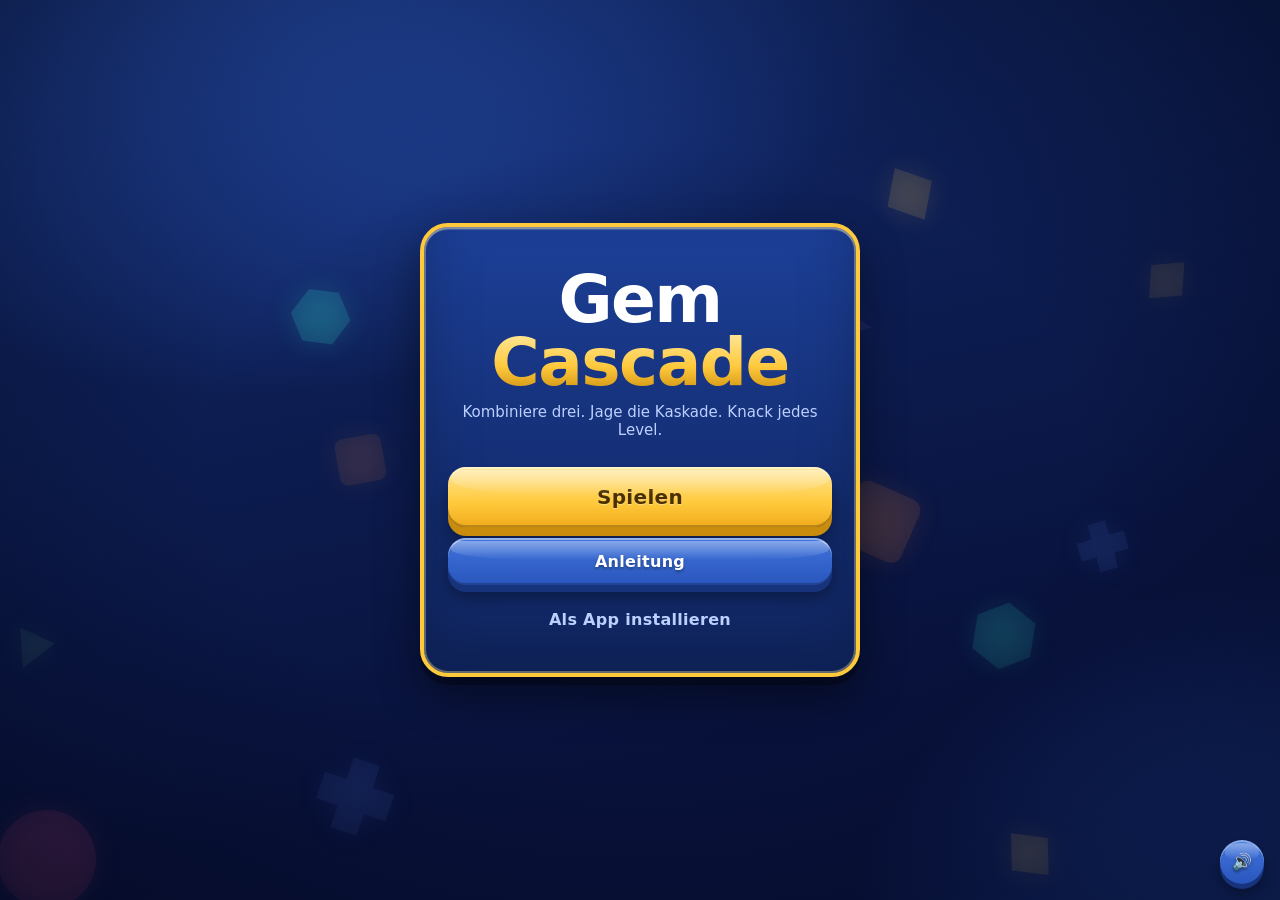
<file: index.html>
<!DOCTYPE html>
<html lang="de">
<head>
<meta charset="utf-8">
<meta name="viewport" content="width=device-width, initial-scale=1, viewport-fit=cover, user-scalable=no">
<meta name="theme-color" content="#12296b">
<title>Gem Cascade — Match 3</title>
<meta name="description" content="Match-3 mit Level-Landkarte, Boostern und einem Schloss zum Einrichten.">
<link rel="icon" href="icons/icon-192.png" type="image/png">
<link rel="apple-touch-icon" href="icons/icon-180.png">
<link rel="manifest" href="manifest.webmanifest">
<meta name="apple-mobile-web-app-capable" content="yes">
<meta name="apple-mobile-web-app-status-bar-style" content="black-translucent">
<meta name="apple-mobile-web-app-title" content="Gem Cascade">
<meta name="mobile-web-app-capable" content="yes">
<link rel="stylesheet" href="css/style.css">
</head>
<body>

<!-- Ladebild. Es steht im HTML statt im Skript, damit es schon sichtbar ist,
     bevor irgendein Skript geladen hat — genau dann, wenn es gebraucht wird.
     main.js blendet es aus, sobald das Spiel bereit ist. -->
<div id="splash" class="splash">
  <div class="splash__ring" aria-hidden="true">
    <i class="splash__gem splash__gem--1"></i>
    <i class="splash__gem splash__gem--2"></i>
    <i class="splash__gem splash__gem--3"></i>
    <i class="splash__gem splash__gem--4"></i>
    <i class="splash__gem splash__gem--5"></i>
    <i class="splash__gem splash__gem--6"></i>
  </div>
  <p class="splash__title">Gem Cascade</p>
  <div class="splash__bar"><span class="splash__fill"></span></div>
</div>

<canvas id="bg-canvas" aria-hidden="true"></canvas>
<!-- Die Kulisse liegt ueber dem Verlauf und unter allem anderen. Sie ist
     nur beim Spielen sichtbar; auf Titel, Karte und Shop bleibt es beim
     ruhigen Verlauf. -->
<canvas id="scene-canvas" aria-hidden="true"></canvas>
<div id="vignette" aria-hidden="true"></div>

<!-- ============================ TITEL ============================ -->
<section class="screen is-active" id="screen-title">
  <div class="panel panel--hero">
    <h1 class="title">
      <span class="title__word">Gem</span>
      <span class="title__word title__word--accent">Cascade</span>
    </h1>
    <p class="tagline">Kombiniere drei. Jage die Kaskade. Knack jedes Level.</p>
    <div class="menu">
      <button class="btn btn--primary btn--big" id="btn-start">Spielen</button>
      <button class="btn" id="btn-help">Anleitung</button>
      <a class="btn btn--quiet" id="btn-install" href="download/">Als App installieren</a>
    </div>
  </div>
  <button class="icon-btn icon-btn--float" id="btn-mute" title="Ton an/aus" aria-label="Ton an/aus">
    <span class="icon-btn__on">&#128266;</span><span class="icon-btn__off">&#128263;</span>
  </button>
</section>

<!-- ============================= KARTE =========================== -->
<section class="screen screen--plain" id="screen-map">
  <header class="topbar">
    <div class="topbar__stat" id="lives-display">
      <span class="hearts" id="hearts"></span>
      <span class="topbar__sub" id="lives-note">Voll</span>
    </div>
    <!-- Die Symbole setzt js/ui.js als gezeichnete Bilder ein. Sie stehen
         nicht als Emoji im HTML, weil die auf jedem Geraet anders aussehen
         und neben den selbstgezeichneten Steinen wie Aufkleber wirken. -->
    <div class="topbar__stat topbar__stat--coins" id="crystal-stat">
      <strong id="crystals">0</strong>
    </div>
    <div class="topbar__stat topbar__stat--gold" id="coin-stat">
      <strong id="coins">0</strong>
    </div>
    <div class="topbar__actions">
      <button class="icon-btn icon-btn--rooms" id="btn-rooms" title="Schloss einrichten" aria-label="Schloss einrichten"></button>
      <button class="icon-btn" id="btn-shop" title="Shop" aria-label="Shop"></button>
      <button class="icon-btn" id="btn-scores" title="Bestenliste" aria-label="Bestenliste"></button>
      <button class="icon-btn" id="btn-map-help" title="Anleitung" aria-label="Anleitung"></button>
    </div>
  </header>

  <div class="map" id="map-scroll">
    <div class="map__inner" id="map-inner">
      <svg class="map__path" id="map-path" aria-hidden="true"></svg>
      <div class="map__nodes" id="map-nodes"></div>
    </div>
  </div>
</section>

<!-- ============================ SPIEL ============================ -->
<section class="screen" id="screen-game">
  <header class="hud">
    <div class="hud__row">
      <div class="moves" id="moves-box">
        <span class="moves__level" id="hud-level">Level 1</span>
        <span class="moves__value outlined" id="hud-moves">25</span>
        <span class="moves__label">Züge</span>
      </div>

      <ul class="goals" id="goal-list"></ul>

      <button class="icon-btn icon-btn--gear" id="btn-pause" title="Pause" aria-label="Pause"></button>
    </div>
  </header>

  <div class="board-wrap">
    <!-- Der Rahmen ist ein eigenes Element und nicht der Rand des Canvas:
         so kann er dicker und verzierter sein, ohne dass sich die Flaeche
         verschiebt, auf der das Spiel die Treffer ausrechnet. -->
    <div class="board-frame" id="board-frame">
      <canvas id="board-canvas" role="application" tabindex="0"
              aria-label="Spielfeld. Mit Pfeiltasten bewegen, Leertaste zum Auswählen und Tauschen."></canvas>
      <span class="board-frame__foot" aria-hidden="true"></span>
    </div>

    <!-- Der Hinweis blendet sich ueber dem unteren Brettrand ein und wieder
         aus. Er liegt bewusst *im* Brettbereich: als eigenes Kind des
         Screens haette er beim Ausrechnen der Brettgroesse Platz belegt,
         auch wenn er unsichtbar ist. -->
    <p class="hint" id="game-hint" role="status" aria-live="polite"></p>
  </div>

  <!-- Die Karten baut js/ui.js aus Player.ITEMS, damit Name, Wirkung und
       Symbol nicht an zwei Stellen gepflegt werden muessen. -->
  <div class="powerbar" id="powerbar" role="group" aria-label="Booster"></div>

  <div class="tutorial" id="tutorial" hidden>
    <p class="tutorial__step" id="tutorial-step"></p>
    <p class="tutorial__text" id="tutorial-text"></p>
    <button class="btn btn--primary tutorial__next" id="tutorial-next" type="button">Weiter</button>
  </div>

</section>

<!-- ======================== LEVEL-START ========================== -->
<section class="screen screen--overlay" id="screen-levelstart">
  <div class="panel panel--card">
    <div class="ribbon"><span id="start-label">Level </span><span id="start-level">1</span></div>

    <p class="card__lead">Schaffe das:</p>
    <ul class="goal-cards" id="start-goals"></ul>

    <p class="card__moves">Du hast <strong id="start-moves">25</strong> Züge</p>
    <p class="card__replay" id="start-replay" hidden>
      Schon geschafft &mdash; du spielst es für die Sterne noch einmal.
    </p>
    <p class="card__replay" id="start-tutorial-note" hidden>
      Kein Zuglimit, kein Leben, kein Risiko &mdash; hier wird alles erklärt.
    </p>

    <div class="menu">
      <button class="btn btn--primary btn--big" id="btn-level-play">Spielen</button>
      <button class="btn btn--quiet" id="btn-level-back">Zurück</button>
    </div>
  </div>
</section>

<!-- =========================== PAUSE ============================= -->
<section class="screen screen--overlay" id="screen-pause">
  <div class="panel panel--card">
    <div class="ribbon">Pause</div>
    <div class="menu">
      <button class="btn btn--primary" id="btn-resume">Weiter</button>
      <button class="btn" id="btn-restart">Neu starten <span class="btn__cost">1<span class="cost-icon" data-icon="heart"></span></span></button>
      <button class="btn btn--quiet" id="btn-quit">Aufgeben <span class="btn__cost">1<span class="cost-icon" data-icon="heart"></span></span></button>
    </div>
  </div>
</section>

<!-- ========================== GEWONNEN =========================== -->
<section class="screen screen--overlay" id="screen-win">
  <div class="panel panel--card panel--celebrate">
    <div class="burst" aria-hidden="true"></div>
    <div class="confetti" id="win-confetti" aria-hidden="true"></div>
    <div class="ribbon ribbon--gold">Geschafft!</div>

    <div class="stars" id="win-stars" aria-label="Sterne"></div>

    <dl class="tally">
      <div class="tally__row"><dt>Punkte</dt><dd id="win-score">0</dd></div>
      <div class="tally__row"><dt>Züge übrig</dt><dd id="win-moves">0</dd></div>
      <!-- Das Symbol steht bei der Beschriftung, nicht beim Wert: der Wert
           wird hochgezaehlt und dabei ueberschrieben, ein Bild darin waere
           beim ersten Tick weg. -->
      <div class="tally__row tally__row--crystals">
        <dt>Kristalle<span class="cost-icon" data-icon="crystal"></span></dt>
        <dd id="win-crystals">+0</dd>
      </div>
      <div class="tally__row tally__row--coins" id="win-coin-row">
        <dt>Münzen fürs Schloss<span class="cost-icon" data-icon="coin"></span></dt>
        <dd id="win-coins">+0</dd>
      </div>
    </dl>

    <button class="btn btn--primary btn--big" id="btn-win-next">Weiter</button>
  </div>
</section>

<!-- ========================== VERLOREN =========================== -->
<section class="screen screen--overlay" id="screen-fail">
  <div class="panel panel--card">
    <div class="ribbon ribbon--red">Keine Züge mehr</div>

    <ul class="goal-cards" id="fail-goals"></ul>

    <div class="continue" id="continue-box">
      <p class="continue__text">Weiterspielen mit <strong id="continue-moves">5</strong> Zügen?</p>
      <button class="btn btn--primary btn--big" id="btn-continue-buy">
        <span id="continue-price">40</span><span class="cost-icon" data-icon="crystal"></span>
      </button>
      <p class="continue__state" id="continue-state"></p>
    </div>

    <div class="menu menu--row">
      <button class="btn" id="btn-fail-retry">Nochmal</button>
      <button class="btn btn--quiet" id="btn-fail-map">Karte</button>
    </div>
    <p class="fail__cost">Aufgeben kostet ein Leben<span class="cost-icon" data-icon="heart"></span></p>
  </div>
</section>

<!-- ============================ ZIMMER =========================== -->
<section class="screen" id="screen-rooms">
  <div class="panel panel--wide panel--rooms">
    <div class="ribbon" id="room-name">Eingangshalle</div>

    <p class="card__lead" id="room-lead"></p>

    <div class="room__stage">
      <canvas class="room__canvas" id="room-canvas"
              role="img" aria-label="Dein Zimmer"></canvas>
      <!-- Steht unter der Zeichenflaeche, nicht darauf: darauf hat sie den
           Boden-Platzhalter zugedeckt. -->
      <div class="room__nav">
        <button class="icon-btn" id="btn-room-prev" title="Vorheriges Zimmer"
                aria-label="Vorheriges Zimmer">&#8249;</button>
        <span class="room__count" id="room-count">1 / 3</span>
        <button class="icon-btn" id="btn-room-next" title="Nächstes Zimmer"
                aria-label="Nächstes Zimmer">&#8250;</button>
      </div>
    </div>

    <div class="room__bar">
      <div class="room__fill" id="room-fill"></div>
      <span class="room__progress" id="room-progress">0 von 4</span>
    </div>

    <div class="room__task" id="room-task">
      <p class="room__question" id="room-question"></p>
      <ul class="room__options" id="room-options"></ul>
    </div>

    <p class="room__done" id="room-done" hidden>
      Dieses Zimmer ist fertig. Sammle weiter Münzen für das nächste!
    </p>

    <p class="room__state" id="room-state"></p>

    <button class="btn" id="btn-rooms-back">Zurück</button>
  </div>
</section>

<!-- ============================= SHOP ============================ -->
<section class="screen" id="screen-shop">
  <div class="panel panel--wide">
    <div class="ribbon">Shop</div>
    <p class="shop__balance">
      Guthaben: <strong id="shop-crystals">0</strong><span class="cost-icon" data-icon="crystal"></span>
      <span class="shop__hint">Kristalle gibt es für jedes geschaffte Level.</span>
    </p>

    <ul class="shop" id="shop-list"></ul>

    <p class="shop__state" id="shop-state"></p>
    <button class="btn" id="btn-shop-back">Zurück</button>
  </div>
</section>

<!-- ========================= BESTENLISTE ========================= -->
<section class="screen" id="screen-scores">
  <div class="panel panel--wide">
    <div class="ribbon">Bestenliste</div>

    <div class="tabs" role="tablist">
      <button class="tab is-active" id="tab-online" role="tab" aria-selected="true">Online</button>
      <button class="tab" id="tab-local" role="tab" aria-selected="false">Lokal</button>
    </div>

    <p class="badge badge--offline" id="offline-badge" hidden>Offline &mdash; zeigt die lokale Bestenliste</p>

    <ol class="scores" id="score-list"><li class="scores__empty">Lade&hellip;</li></ol>

    <form class="score-form" id="score-form" autocomplete="off">
      <label class="field">
        <span class="field__label">Dein Name — trägt <strong id="submit-score">0</strong> Punkte ein</span>
        <input class="field__input" id="name-input" maxlength="16" placeholder="Spieler" required>
      </label>
      <button class="btn btn--primary" id="btn-submit" type="submit">Eintragen</button>
    </form>
    <p class="submit-state" id="submit-state" hidden></p>

    <button class="btn" id="btn-scores-back">Zurück</button>
  </div>
</section>

<!-- =========================== HILFE ============================= -->
<section class="screen" id="screen-help">
  <div class="panel panel--wide">
    <div class="ribbon">So wird gespielt</div>
    <ul class="rules">
      <li><b>Tauschen:</b> Ziehe einen Stein auf ein Nachbarfeld oder tippe beide nacheinander an. Passt der Zug nicht, federt er zurück &mdash; und kostet keinen Zug.</li>
      <li><b>Ziel:</b> Jedes Level stellt eine Aufgabe. Erfülle sie, bevor die Züge alle sind. Die Zahlen sind bewusst klein &mdash; Level 1 gibt dir nur acht Züge, da zählt jeder einzelne.</li>
      <li><b>Übungslevel:</b> Der <b>?</b>-Knoten ganz unten auf der Karte hat <b>kein Zuglimit</b>, kostet kein Leben und erklärt alles Schritt für Schritt. Er bleibt dauerhaft offen.</li>
      <li><b>Kaskaden:</b> Nachrutschende Steine, die erneut treffen, erhöhen den Multiplikator &mdash; die dicken Punkte stecken in langen Ketten.</li>
      <li><b>Zug-Finale:</b> Übrige Züge werden am Ende automatisch in Blitze verwandelt. Sparsam spielen lohnt sich.</li>
    </ul>

    <h3 class="panel__sub">Spezialsteine</h3>
    <ul class="rules rules--specials">
      <li><span class="chip chip--line"></span><b>Blitz</b> &mdash; aus 4 in einer Reihe. Räumt die ganze Zeile oder Spalte.</li>
      <li><span class="chip chip--cross"></span><b>Kreuz</b> &mdash; aus einer L- oder T-Form. Räumt Zeile <em>und</em> Spalte auf einmal.</li>
      <li><span class="chip chip--rainbow"></span><b>Prisma</b> &mdash; aus 5 in einer Reihe. Tausche es mit einem Stein und alle Steine dieser Farbe verschwinden.</li>
      <li><span class="chip chip--stone"></span><b>Fels</b> &mdash; lässt sich nicht tauschen, zerbricht aber durch Treffer nebenan.</li>
    </ul>

    <h3 class="panel__sub">Leben, Kristalle, Power-Ups</h3>
    <ul class="rules">
      <li><b>Leben:</b> Du hast <b id="help-lives">5</b>. Ein verlorenes Level kostet eines; alle 30 Minuten wächst eines nach, und um Mitternacht sind alle wieder da.</li>
      <li><b>Kristalle:</b> Gibt es für jedes geschaffte Level &mdash; mehr Sterne, mehr Kristalle. Im Shop kaufst du dafür Leben und Booster.</li>
      <li><b>Rakete:</b> Antippen, dann ein Feld auf dem Brett wählen &mdash; die Rakete fegt eine ganze Reihe oder Spalte leer.</li>
      <li><b>Bombe:</b> Antippen, dann ein Feld wählen &mdash; dieses Feld <b>und alle acht Nachbarn</b> fliegen raus, Felsen inklusive.</li>
      <li><b>Extra-Züge:</b> Legt 7 Züge drauf.</li>
      <li><b>Mischen:</b> Würfelt das Feld neu und stellt sicher, dass danach mindestens vier Züge möglich sind.</li>
      <li><b>Wichtig:</b> Booster kosten selbst <b>keinen Zug</b>. Ist der Vorrat leer, zeigt der Knopf ein <b>+</b> und führt in den Shop. Nochmal auf den Knopf tippen bricht das Zielen ab.</li>
    </ul>

    <p class="rules__note">Tastatur: Pfeiltasten bewegen, Leertaste wählt aus und tauscht, <kbd>P</kbd> pausiert.</p>
    <button class="btn" id="btn-help-back">Zurück</button>
  </div>
</section>

<script src="js/config.js"></script>
<script src="js/utils.js"></script>
<script src="js/goals.js"></script>
<script src="js/player.js"></script>
<script src="js/audio.js"></script>
<script src="js/icons.js"></script>
<script src="js/particles.js"></script>
<script src="js/levels.js"></script>
<script src="js/board.js"></script>
<script src="js/leaderboard.js"></script>
<script src="js/rooms.js"></script>
<script src="js/roomart.js"></script>
<script src="js/scene.js"></script>
<script src="js/game.js"></script>
<script src="js/map.js"></script>
<script src="js/tutorial.js"></script>
<script src="js/ui.js"></script>
<script src="js/main.js"></script>
</body>
</html>
</file>
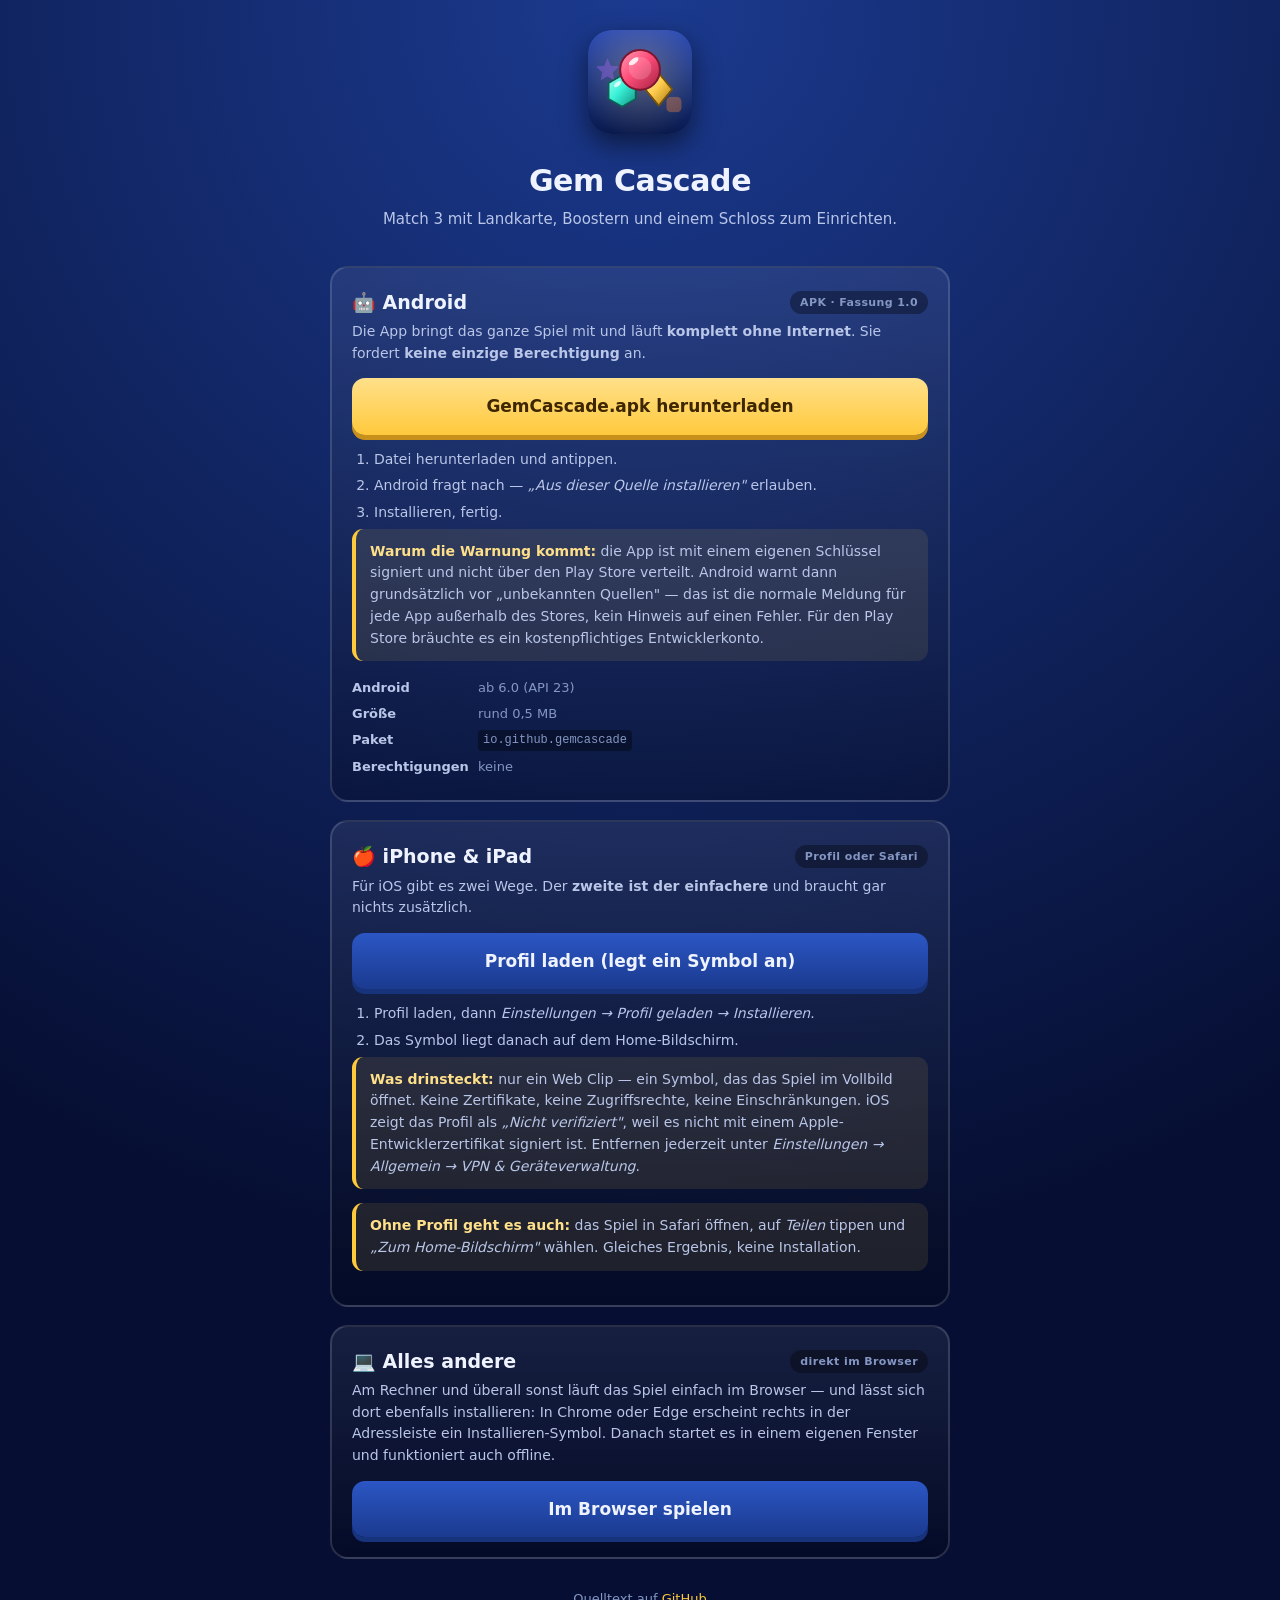
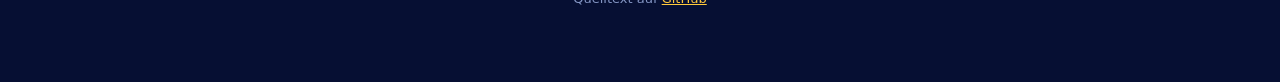
<file: download/index.html>
<!DOCTYPE html>
<html lang="de">
<head>
<meta charset="utf-8">
<meta name="viewport" content="width=device-width, initial-scale=1, viewport-fit=cover">
<meta name="theme-color" content="#12296b">
<title>Gem Cascade — installieren</title>
<link rel="icon" href="../icons/icon-192.png" type="image/png">
<link rel="apple-touch-icon" href="../icons/icon-180.png">
<style>
  :root {
    --royal-900: #060f33;
    --royal-800: #0a1a4d;
    --royal-700: #12296b;
    --royal-600: #1b3a8f;
    --royal-500: #2b56c4;
    --gold: #ffc93c;
    --gold-light: #ffe08a;
    --gold-dark: #c8901a;
    --ink: #eef3ff;
    --ink-dim: #b9c6e8;
    --ink-faint: #8496c4;
    --line: rgba(255, 255, 255, 0.14);
    --success: #56d97b;
  }

  * { box-sizing: border-box; }

  body {
    margin: 0;
    padding: 30px 16px 60px;
    min-height: 100vh;
    background: radial-gradient(circle at 50% 0%, var(--royal-600), var(--royal-900) 70%);
    color: var(--ink);
    font-family: "Segoe UI", system-ui, -apple-system, sans-serif;
    line-height: 1.55;
    -webkit-text-size-adjust: 100%;
  }

  main { max-width: 620px; margin: 0 auto; }

  .head { text-align: center; margin-bottom: 34px; }

  .head img {
    width: 104px;
    height: 104px;
    border-radius: 24px;
    box-shadow: 0 10px 26px rgba(0, 0, 0, 0.5);
  }

  h1 { margin: 16px 0 4px; font-size: 30px; letter-spacing: -0.4px; }

  .head p { margin: 0; color: var(--ink-dim); font-size: 15px; }

  .card {
    margin-bottom: 18px;
    padding: 20px;
    border-radius: 18px;
    border: 2px solid var(--line);
    background: linear-gradient(180deg, rgba(255, 255, 255, 0.07), rgba(0, 0, 0, 0.22));
  }

  .card h2 {
    margin: 0 0 4px;
    font-size: 19px;
    display: flex;
    align-items: center;
    gap: 9px;
  }

  .card h2 .tag {
    margin-left: auto;
    padding: 3px 10px;
    border-radius: 999px;
    background: rgba(0, 0, 0, 0.35);
    color: var(--ink-faint);
    font-size: 11px;
    font-weight: 700;
    letter-spacing: 0.4px;
  }

  .card > p { margin: 0 0 14px; color: var(--ink-dim); font-size: 14px; }

  .btn {
    display: block;
    width: 100%;
    padding: 15px 20px;
    border: 0;
    border-radius: 13px;
    background: linear-gradient(180deg, var(--gold-light), var(--gold));
    box-shadow: 0 5px 0 var(--gold-dark);
    color: #3d2600;
    font: inherit;
    font-size: 17px;
    font-weight: 800;
    text-align: center;
    text-decoration: none;
  }

  .btn:active { transform: translateY(3px); box-shadow: 0 2px 0 var(--gold-dark); }

  .btn--quiet {
    background: linear-gradient(180deg, var(--royal-500), var(--royal-600));
    box-shadow: 0 5px 0 #16337c;
    color: var(--ink);
  }

  ol { margin: 14px 0 0; padding-left: 22px; color: var(--ink-dim); font-size: 14px; }
  ol li { margin-bottom: 5px; }

  .note {
    margin: 14px 0 0;
    padding: 12px 14px;
    border-radius: 11px;
    border-left: 4px solid var(--gold);
    background: rgba(255, 201, 60, 0.1);
    font-size: 13px;
    color: var(--ink-dim);
  }

  .note strong { color: var(--gold-light); }

  .facts {
    margin: 14px 0 0;
    padding: 0;
    list-style: none;
    font-size: 13px;
    color: var(--ink-faint);
  }

  .facts li { display: flex; gap: 8px; padding: 3px 0; }
  .facts b { color: var(--ink-dim); font-weight: 600; min-width: 118px; }

  .foot {
    margin-top: 30px;
    text-align: center;
    font-size: 13px;
    color: var(--ink-faint);
  }

  .foot a { color: var(--gold); }

  code {
    padding: 1px 5px;
    border-radius: 4px;
    background: rgba(0, 0, 0, 0.35);
    font-size: 12px;
  }
</style>
</head>
<body>
<main>

  <div class="head">
    <img src="../icons/icon-192.png" alt="Gem Cascade">
    <h1>Gem Cascade</h1>
    <p>Match&nbsp;3 mit Landkarte, Boostern und einem Schloss zum Einrichten.</p>
  </div>

  <!-- ------------------------------------------------------------ Android -->
  <section class="card">
    <h2>🤖 Android <span class="tag">APK · Fassung 1.0</span></h2>
    <p>Die App bringt das ganze Spiel mit und läuft <strong>komplett ohne
       Internet</strong>. Sie fordert <strong>keine einzige Berechtigung</strong>
       an.</p>

    <a class="btn" href="GemCascade.apk" download>GemCascade.apk herunterladen</a>

    <ol>
      <li>Datei herunterladen und antippen.</li>
      <li>Android fragt nach — <em>„Aus dieser Quelle installieren"</em> erlauben.</li>
      <li>Installieren, fertig.</li>
    </ol>

    <p class="note">
      <strong>Warum die Warnung kommt:</strong> die App ist mit einem eigenen
      Schlüssel signiert und nicht über den Play Store verteilt. Android warnt
      dann grundsätzlich vor „unbekannten Quellen" — das ist die normale
      Meldung für jede App außerhalb des Stores, kein Hinweis auf einen Fehler.
      Für den Play Store bräuchte es ein kostenpflichtiges Entwicklerkonto.
    </p>

    <ul class="facts">
      <li><b>Android</b> ab 6.0 (API 23)</li>
      <li><b>Größe</b> rund 0,5 MB</li>
      <li><b>Paket</b> <code>io.github.gemcascade</code></li>
      <li><b>Berechtigungen</b> keine</li>
    </ul>
  </section>

  <!-- ---------------------------------------------------------------- iOS -->
  <section class="card">
    <h2>🍎 iPhone &amp; iPad <span class="tag">Profil oder Safari</span></h2>
    <p>Für iOS gibt es zwei Wege. Der <strong>zweite ist der einfachere</strong>
       und braucht gar nichts zusätzlich.</p>

    <a class="btn btn--quiet" href="GemCascade.mobileconfig" download>
      Profil laden (legt ein Symbol an)
    </a>

    <ol>
      <li>Profil laden, dann <em>Einstellungen → Profil geladen → Installieren</em>.</li>
      <li>Das Symbol liegt danach auf dem Home-Bildschirm.</li>
    </ol>

    <p class="note">
      <strong>Was drinsteckt:</strong> nur ein Web&nbsp;Clip — ein Symbol, das
      das Spiel im Vollbild öffnet. Keine Zertifikate, keine Zugriffsrechte,
      keine Einschränkungen. iOS zeigt das Profil als
      <em>„Nicht verifiziert"</em>, weil es nicht mit einem
      Apple-Entwicklerzertifikat signiert ist. Entfernen jederzeit unter
      <em>Einstellungen → Allgemein → VPN &amp; Geräteverwaltung</em>.
    </p>

    <p class="note">
      <strong>Ohne Profil geht es auch:</strong> das Spiel in Safari öffnen,
      auf <em>Teilen</em> tippen und <em>„Zum Home-Bildschirm"</em> wählen.
      Gleiches Ergebnis, keine Installation.
    </p>
  </section>

  <!-- ------------------------------------------------------------ Sonstige -->
  <section class="card">
    <h2>💻 Alles andere <span class="tag">direkt im Browser</span></h2>
    <p>Am Rechner und überall sonst läuft das Spiel einfach im Browser — und
       lässt sich dort ebenfalls installieren: In Chrome oder Edge erscheint
       rechts in der Adressleiste ein Installieren-Symbol. Danach startet es
       in einem eigenen Fenster und funktioniert auch offline.</p>

    <a class="btn btn--quiet" href="../index.html">Im Browser spielen</a>
  </section>

  <p class="foot">
    Quelltext auf
    <a href="https://github.com/lencraft151-cloud/Match3Game">GitHub</a>
  </p>

</main>
</body>
</html>
</file>
<file: css/style.css>
/* ==========================================================================
   Gem Cascade — Styles

   Koenigsblau und Gold, dicke Knoepfe mit sichtbarer Unterkante, Popups mit
   Bannerkopf. Alle Screens liegen uebereinander; sichtbar ist, was
   `.is-active` traegt. Overlays legen sich zusaetzlich darueber.
   ========================================================================== */

:root {
  /* Blau von tief nach hell. */
  --royal-900: #08113a;
  --royal-800: #122a6b;
  --royal-700: #1c3f97;
  --royal-600: #2a56bd;
  --royal-500: #3f74dd;

  /* Gold. */
  --gold:       #ffc93c;
  --gold-light: #ffe79a;
  --gold-dark:  #c98c0d;

  --cream:     #fff8e8;
  --ink:       #ffffff;
  --ink-dim:   #bcd0ff;
  --ink-faint: #8ba4de;

  --danger:  #ff5a6e;
  --success: #56d97b;

  --glass:      rgba(255, 255, 255, 0.1);
  --glass-line: rgba(255, 255, 255, 0.2);

  --radius:    22px;
  --radius-sm: 14px;

  --shadow-lift: 0 18px 44px rgba(0, 0, 0, 0.45);
  --shadow-node: 0 5px 0 rgba(0, 0, 0, 0.28);

  /* Wie tief die Unterkante eines Knopfes ist. Der Knopf sinkt beim Druecken
     um genau diesen Wert — deshalb steht er an einer Stelle und nicht an
     dreien, wo er auseinanderlaufen koennte. */
  --edge: 7px;
  --edge-big: 9px;

  --font: "Segoe UI", system-ui, -apple-system, "Helvetica Neue", Arial, sans-serif;

  /* Von main.js gesetzt: sichtbare Hoehe abzueglich Browser-UI. */
  --vh: 100vh;
}

* { box-sizing: border-box; }

/* Mehrere Regeln unten setzen `display` explizit. Ohne dieses !important
   gewinnt die Autoren-Regel gegen das `display: none` des Browsers und das
   hidden-Attribut bliebe wirkungslos. */
[hidden] { display: none !important; }

html, body {
  margin: 0;
  padding: 0;
  height: 100%;
  overflow: hidden;
  background: var(--royal-900);
  color: var(--ink);
  font-family: var(--font);
  -webkit-font-smoothing: antialiased;
  -webkit-tap-highlight-color: transparent;
}

body {
  overscroll-behavior: none;
  touch-action: manipulation;
}

/* --------------------------------------------------------------- Hintergrund */

#bg-canvas {
  position: fixed;
  inset: 0;
  width: 100%;
  height: 100%;
  display: block;
  background:
    radial-gradient(1100px 780px at 20% -10%, var(--royal-600), transparent 62%),
    radial-gradient(900px 700px at 108% 108%, var(--royal-700), transparent 60%),
    linear-gradient(168deg, var(--royal-800), var(--royal-900) 76%);
  z-index: 0;
}

/* Die Kulisse. Sie liegt genau zwischen dem Verlauf und der Vignette und
   blendet sich ein, wenn ein Level laeuft. */
#scene-canvas {
  position: fixed;
  inset: 0;
  width: 100%;
  height: 100%;
  display: block;
  z-index: 0;
  opacity: 0;
  transition: opacity 0.55s ease;
  pointer-events: none;
}

#scene-canvas.is-on { opacity: 1; }

#vignette {
  position: fixed;
  inset: 0;
  pointer-events: none;
  z-index: 1;
  background: radial-gradient(ellipse at center, transparent 48%, rgba(3, 8, 30, 0.6) 100%);
}

/* ------------------------------------------------------------------ Screens */

/* ---------------------------------------------------------------- Ladebild */

/* Es liegt ueber allem, bis das Spiel bereit ist. Der Verlauf ist derselbe
   wie der Seitenhintergrund, damit der Uebergang nicht blitzt. */
.splash {
  position: fixed;
  inset: 0;
  z-index: 90;
  display: grid;
  place-content: center;
  justify-items: center;
  gap: 22px;
  background: radial-gradient(circle at 50% 34%, var(--royal-600), var(--royal-900) 72%);
  transition: opacity 0.45s ease, visibility 0s linear 0.45s;
}

.splash.is-gone { opacity: 0; visibility: hidden; }

/* Sechs Steine kreisen um die Mitte — dieselben Farben wie auf dem Brett. */
.splash__ring {
  position: relative;
  width: 108px;
  height: 108px;
  animation: splash-spin 2.6s linear infinite;
}

.splash__gem {
  position: absolute;
  top: 50%;
  left: 50%;
  width: 20px;
  height: 20px;
  margin: -10px 0 0 -10px;
  border-radius: 6px;
  animation: splash-bob 1.3s ease-in-out infinite;
}

.splash__gem--1 { transform: rotate(0deg)   translateY(-44px); background: #ff4f7b; animation-delay: 0s; }
.splash__gem--2 { transform: rotate(60deg)  translateY(-44px); background: #ffcc4d; animation-delay: 0.11s; }
.splash__gem--3 { transform: rotate(120deg) translateY(-44px); background: #7ee787; animation-delay: 0.22s; }
.splash__gem--4 { transform: rotate(180deg) translateY(-44px); background: #38f2d8; animation-delay: 0.33s; }
.splash__gem--5 { transform: rotate(240deg) translateY(-44px); background: #b36bff; animation-delay: 0.44s; }
.splash__gem--6 { transform: rotate(300deg) translateY(-44px); background: #5b8cff; animation-delay: 0.55s; }

@keyframes splash-spin { to { transform: rotate(360deg); } }

@keyframes splash-bob {
  0%, 100% { opacity: 0.45; }
  50%      { opacity: 1; }
}

.splash__title {
  margin: 0;
  font-size: 26px;
  font-weight: 800;
  letter-spacing: 0.5px;
  color: var(--gold);
  text-shadow: 0 2px 0 rgba(0, 0, 0, 0.4);
}

.splash__bar {
  width: 168px;
  height: 7px;
  border-radius: 999px;
  background: rgba(255, 255, 255, 0.14);
  overflow: hidden;
}

/* Der Balken behauptet keinen echten Fortschritt — er zeigt, dass etwas
   passiert. Ein gefaelschter Prozentwert waere schlechter als keiner. */
.splash__fill {
  display: block;
  width: 42%;
  height: 100%;
  border-radius: 999px;
  background: linear-gradient(90deg, var(--gold-dark), var(--gold-light));
  animation: splash-sweep 1.1s ease-in-out infinite;
}

@keyframes splash-sweep {
  0%   { transform: translateX(-110%); }
  100% { transform: translateX(348%); }
}

/* ----------------------------------------------------------------- Screens */

.screen {
  position: fixed;
  inset: 0;
  z-index: 2;
  display: flex;
  align-items: center;
  justify-content: center;
  padding: max(14px, env(safe-area-inset-top)) 14px max(14px, env(safe-area-inset-bottom));

  opacity: 0;
  visibility: hidden;
  /* Leicht zurueckgesetzt und angehoben: der neue Screen kommt nach vorn,
     der alte faellt zurueck. Das liest sich als Tiefe, nicht als Schnitt. */
  transform: scale(0.94) translateY(12px);
  transition: opacity 0.3s ease,
              transform 0.42s cubic-bezier(0.22, 1.1, 0.36, 1),
              visibility 0s linear 0.42s;
}

.screen.is-active {
  opacity: 1;
  visibility: visible;
  transform: none;
  transition-delay: 0s;
}

/* Overlays verdunkeln, was darunter liegt, statt es zu ersetzen. Sie kommen
   von unten hoch statt aus der Tiefe — so unterscheidet sich ein Popup
   spuerbar von einem Screenwechsel. */
.screen--overlay {
  background: rgba(5, 12, 40, 0.74);
  backdrop-filter: blur(8px);
  -webkit-backdrop-filter: blur(8px);
  z-index: 5;
  transform: translateY(26px);
}

.screen--overlay.is-active { transform: none; }

/* Karte fuellt den Bildschirm ohne Panel. */
.screen--plain {
  flex-direction: column;
  justify-content: flex-start;
  padding: 0;
}

#screen-game {
  flex-direction: column;
  justify-content: center;
  gap: 10px;
}

/* Wenn selbst das kleinste Brett nicht mehr in die Hoehe passt, wird nicht
   weiter geschrumpft, sondern gescrollt. Alles zu zentrieren, was nicht
   hineinpasst, schneidet oben und unten gleichzeitig ab — dann ist die
   Zuganzeige weg und der Erklaertext auch. */
#screen-game.is-cramped {
  justify-content: flex-start;
  overflow-y: auto;
}

/* ------------------------------------------------------------------- Panels */

.panel {
  /* Der Innenabstand liegt in Variablen, damit schmale Schirme ihn aendern
     koennen, ohne den Bannerplatz mit abzuraeumen — genau das ist hier schon
     einmal passiert und hat den Pausetext unter die Knoepfe geschoben. */
  --pad-x: 24px;
  --pad-t: 34px;
  --pad-b: 26px;
  --ribbon-space: 0px;

  position: relative;
  width: min(440px, 100%);
  padding: calc(var(--pad-t) + var(--ribbon-space)) var(--pad-x) var(--pad-b);
  border-radius: 28px;
  /* Doppelter Rahmen: aussen die kraeftige Goldkante, innen eine duenne
     helle Linie. Die innere Linie kommt als eingesetzter Schatten, damit
     sie den Innenabstand nicht verschiebt. */
  border: 4px solid var(--gold);
  background: linear-gradient(180deg, var(--royal-700), var(--royal-800) 70%);
  box-shadow:
    var(--shadow-lift),
    0 8px 0 rgba(0, 0, 0, 0.28),
    inset 0 0 0 2px rgba(255, 231, 154, 0.35),
    inset 0 3px 0 rgba(255, 255, 255, 0.18),
    inset 0 -40px 60px rgba(0, 0, 0, 0.22);
  text-align: center;
  animation: panel-in 0.38s cubic-bezier(0.22, 1, 0.36, 1) both;
  max-height: calc(var(--vh) - 28px);
  overflow-y: auto;
}

.panel--hero { --pad-t: 42px; --pad-b: 30px; }

/* Panels mit Banner brauchen oben Platz. Das Banner kann nicht ueber den
   Rand hinausragen: `overflow-y: auto` macht laut Spezifikation auch aus
   `overflow-x: visible` ein `auto` — es wuerde also abgeschnitten.

   Der Platz wird auf den Innenabstand *addiert*, nicht an seine Stelle
   gesetzt. Nur so kann eine spaetere Regel den Abstand aendern, ohne das
   Banner auf den Inhalt fallen zu lassen. */
.panel--wide { width: min(540px, 100%); --ribbon-space: 28px; }
.panel--card { --ribbon-space: 28px; }

@keyframes panel-in {
  from { opacity: 0; transform: translateY(20px) scale(0.94); }
  to   { opacity: 1; transform: none; }
}

/* Bannerkopf, der oben aus dem Panel herausragt. Die Form ist die eines
   aufgehaengten Schildes: nach unten leicht ausgestellt, mit dunkler
   Unterkante und hellem Innenrand. */
.ribbon {
  --ribbon-edge: var(--gold-dark);

  position: absolute;
  top: 12px;
  left: 50%;
  transform: translateX(-50%);
  min-width: 64%;
  /* Damit ein langer Titel wie "Keine Züge mehr" auf schmalen Schirmen
     schrumpft statt aus dem Panel zu laufen. */
  max-width: calc(100% - 20px);
  padding: 10px 30px;
  border-radius: 16px 16px 20px 20px / 16px 16px 26px 26px;
  background: linear-gradient(180deg, var(--gold-light), var(--gold) 58%, #f0ab1b);
  color: #4a2f00;
  font-size: clamp(15px, 4.6vw, 19px);
  font-weight: 900;
  letter-spacing: 0.4px;
  white-space: nowrap;
  overflow: hidden;
  text-overflow: ellipsis;
  text-shadow: 0 1px 0 rgba(255, 255, 255, 0.45);
  box-shadow:
    0 6px 0 var(--ribbon-edge),
    0 14px 24px rgba(0, 0, 0, 0.4),
    inset 0 2px 0 rgba(255, 255, 255, 0.6),
    inset 0 0 0 2px rgba(255, 255, 255, 0.28);
}

.ribbon--red {
  --ribbon-edge: #9c2334;
  background: linear-gradient(180deg, #ff8b98, var(--danger) 58%, #e03d52);
  color: #3d0009;
}

.ribbon--gold { font-size: clamp(17px, 5.2vw, 22px); }

.panel__sub {
  margin: 24px 0 10px;
  font-size: 14px;
  color: var(--gold);
  letter-spacing: 1.5px;
  text-transform: uppercase;
}

/* -------------------------------------------------------------------- Titel */

.title {
  margin: 0 0 8px;
  font-size: clamp(40px, 13vw, 66px);
  line-height: 0.95;
  font-weight: 800;
  letter-spacing: -1.5px;
}

.title__word { display: block; }

.title__word--accent {
  background: linear-gradient(180deg, var(--gold-light), var(--gold) 55%, var(--gold-dark));
  -webkit-background-clip: text;
  background-clip: text;
  color: transparent;
  animation: title-glow 3.4s ease-in-out infinite;
}

@keyframes title-glow {
  0%, 100% { filter: drop-shadow(0 0 12px rgba(255, 201, 60, 0.4)); }
  50%      { filter: drop-shadow(0 0 26px rgba(255, 201, 60, 0.8)); }
}

.tagline {
  margin: 0 0 28px;
  color: var(--ink-dim);
  font-size: 15px;
}

/* ------------------------------------------------------- Umriss-Schrift */

/* Weisse Schrift mit dunklem Rand und weichem Schatten. Das ist der Grund,
   warum Beschriftungen in Handyspielen auf jedem Untergrund lesbar bleiben:
   sie tragen ihren Kontrast selbst mit sich, statt ihn vom Hintergrund zu
   borgen. `-webkit-text-stroke` allein reicht nicht — es frisst duenne
   Buchstaben von innen auf —, deshalb der gestapelte Schatten. */
.outlined {
  text-shadow:
    -2px 0 0 var(--outline, #0b1a45),
     2px 0 0 var(--outline, #0b1a45),
     0 -2px 0 var(--outline, #0b1a45),
     0  2px 0 var(--outline, #0b1a45),
    -2px -2px 0 var(--outline, #0b1a45),
     2px -2px 0 var(--outline, #0b1a45),
    -2px  2px 0 var(--outline, #0b1a45),
     2px  2px 0 var(--outline, #0b1a45),
     0 4px 6px rgba(0, 0, 0, 0.45);
}

.outlined--thin {
  text-shadow:
    -1px 0 0 var(--outline, #0b1a45),  1px 0 0 var(--outline, #0b1a45),
     0 -1px 0 var(--outline, #0b1a45), 0  1px 0 var(--outline, #0b1a45),
     0 2px 4px rgba(0, 0, 0, 0.45);
}

/* ------------------------------------------------------------------ Buttons */

.menu { display: flex; flex-direction: column; gap: 11px; }
.menu--row { flex-direction: row; justify-content: center; gap: 10px; }
.menu--row .btn { flex: 1; }

/* Dicke Knoepfe mit sichtbarer Unterkante — der Klick drueckt sie hinein.
   Drei Schichten machen den Knopf plastisch: die farbige Kante unten
   (`--btn-edge`), ein heller Innenrand ringsum und ein Glanzverlauf in der
   oberen Haelfte. Beim Druecken faellt der Knopf um die volle Kantenhoehe
   nach unten, dann steht er auf. */
.btn {
  --btn-edge: #16337c;

  position: relative;
  appearance: none;
  border: 0;
  border-radius: 18px;
  background: linear-gradient(180deg, var(--royal-500), var(--royal-600));
  box-shadow:
    0 var(--edge) 0 var(--btn-edge),
    0 calc(var(--edge) + 6px) 16px rgba(0, 0, 0, 0.35),
    inset 0 2px 0 rgba(255, 255, 255, 0.45),
    inset 0 -2px 0 rgba(0, 0, 0, 0.22);
  color: var(--ink);
  font-family: inherit;
  font-size: 16px;
  font-weight: 800;
  letter-spacing: 0.3px;
  padding: 14px 22px;
  cursor: pointer;
  overflow: hidden;
  text-shadow: 0 2px 3px rgba(0, 0, 0, 0.35);
  transition: transform 0.09s ease, box-shadow 0.09s ease, filter 0.2s ease;
}

/* Der Glanz. Liegt als eigene Schicht darueber, damit er nicht mit dem
   Grundverlauf verrechnet werden muss. */
.btn::before {
  content: "";
  position: absolute;
  inset: 3px 3px auto;
  height: 42%;
  border-radius: 14px 14px 40% 40% / 14px 14px 100% 100%;
  background: linear-gradient(180deg, rgba(255, 255, 255, 0.38), rgba(255, 255, 255, 0));
  pointer-events: none;
}

.btn:hover { filter: brightness(1.08); }

.btn:active {
  transform: translateY(var(--edge));
  box-shadow:
    0 0 0 var(--btn-edge),
    0 2px 6px rgba(0, 0, 0, 0.3),
    inset 0 2px 0 rgba(255, 255, 255, 0.35),
    inset 0 -2px 0 rgba(0, 0, 0, 0.22);
}

.btn:focus-visible { outline: 3px solid var(--gold-light); outline-offset: 3px; }

/* Was der Knopf kostet, steht auf dem Knopf — ein Leben soll nicht
   unangekuendigt verschwinden. */
.btn__cost {
  display: inline-block;
  margin-left: 7px;
  padding: 2px 8px;
  border-radius: 999px;
  background: rgba(0, 0, 0, 0.3);
  color: var(--gold-light);
  font-size: 12px;
  font-weight: 800;
  vertical-align: 1px;
}

.btn--primary {
  --btn-edge: var(--gold-dark);

  background: linear-gradient(180deg, var(--gold-light), var(--gold) 60%, #f0ab1b);
  color: #4a2f00;
  text-shadow: 0 1px 0 rgba(255, 255, 255, 0.4);
}

.btn--big {
  --edge: var(--edge-big);
  padding: 18px 26px;
  font-size: 20px;
}

/* Ein Link, der wie ein Knopf aussieht, muss sich auch wie einer verhalten:
   volle Breite, mittig, ohne Unterstreichung. */
a.btn {
  display: block;
  text-align: center;
  text-decoration: none;
}

/* Der leise Knopf traegt keine Kante — er soll neben den anderen
   zuruecktreten, nicht mit ihnen um Aufmerksamkeit ringen. */
.btn--quiet {
  background: transparent;
  box-shadow: none;
  color: var(--ink-dim);
  font-weight: 700;
  text-shadow: none;
}

.btn--quiet::before { display: none; }
.btn--quiet:active { transform: none; box-shadow: none; }

.btn:disabled {
  opacity: 0.45;
  cursor: default;
  transform: none;
  filter: grayscale(0.4);
}

/* Runde Knoepfe: dieselbe Kante, dieselbe Bewegung, nur rund. */
.icon-btn {
  --btn-edge: #16337c;

  position: relative;
  appearance: none;
  border: 0;
  background: linear-gradient(180deg, var(--royal-500), var(--royal-600));
  box-shadow:
    0 5px 0 var(--btn-edge),
    0 9px 14px rgba(0, 0, 0, 0.32),
    inset 0 2px 0 rgba(255, 255, 255, 0.4);
  color: var(--ink);
  width: 44px;
  height: 44px;
  border-radius: 50%;
  font-size: 16px;
  font-weight: 800;
  line-height: 1;
  cursor: pointer;
  display: grid;
  place-items: center;
  flex: 0 0 auto;
  text-shadow: 0 2px 3px rgba(0, 0, 0, 0.4);
  transition: transform 0.09s ease, box-shadow 0.09s ease, filter 0.2s ease;
}

.icon-btn::before {
  content: "";
  position: absolute;
  inset: 3px 5px auto;
  height: 38%;
  border-radius: 50% 50% 40% 40%;
  background: linear-gradient(180deg, rgba(255, 255, 255, 0.4), rgba(255, 255, 255, 0));
  pointer-events: none;
}

.icon-btn:hover { filter: brightness(1.1); }

.icon-btn:active {
  transform: translateY(5px);
  box-shadow: 0 0 0 var(--btn-edge), 0 2px 6px rgba(0, 0, 0, 0.3),
              inset 0 2px 0 rgba(255, 255, 255, 0.35);
}

.icon-btn:focus-visible { outline: 3px solid var(--gold-light); outline-offset: 3px; }

/* Gezeichnete Symbole auf runden Knoepfen. */
.icon-btn__art {
  display: block;
  filter: drop-shadow(0 2px 2px rgba(0, 0, 0, 0.5));
}

/* Kleine Symbole mitten im Fliesstext — Preis, Guthaben, Belohnung. */
.inline-art {
  display: inline-block;
  vertical-align: -0.22em;
  margin-left: 4px;
}

/* Der Platzhalter im HTML; js/ui.js haengt das gezeichnete Symbol hinein. */
.cost-icon { display: inline-block; line-height: 0; }

.icon-btn--float {
  position: absolute;
  right: max(16px, env(safe-area-inset-right));
  bottom: max(16px, env(safe-area-inset-bottom));
}

.icon-btn__off { display: none; }
body.is-muted .icon-btn__on  { display: none; }
body.is-muted .icon-btn__off { display: inline; }

/* --------------------------------------------------------------- Kartenkopf */

.topbar {
  flex: 0 0 auto;
  width: 100%;
  display: flex;
  align-items: center;
  gap: 10px;
  padding: max(12px, env(safe-area-inset-top)) 14px 12px;
  background: linear-gradient(180deg, rgba(8, 17, 58, 0.95), rgba(8, 17, 58, 0.55));
  backdrop-filter: blur(6px);
  -webkit-backdrop-filter: blur(6px);
  z-index: 3;
  /* Zwei Anzeigen und vier Knoepfe passen auf 360 px nur, wenn die Anzeigen
     nachgeben duerfen. Ohne das schiebt die Leiste die aeusseren Knoepfe aus
     dem Bild — die waeren dann unerreichbar. */
  min-width: 0;
}

/* Dieselben Plaketten wie im Spiel-HUD: dunkler Grund, Goldrand, sichtbare
   Unterkante. */
.topbar__stat {
  display: flex;
  align-items: center;
  gap: 7px;
  padding: 7px 14px;
  border-radius: 999px;
  background: linear-gradient(180deg, var(--royal-700), var(--royal-900));
  box-shadow:
    0 4px 0 rgba(0, 0, 0, 0.38),
    inset 0 0 0 2px rgba(255, 231, 154, 0.32),
    inset 0 2px 0 rgba(255, 255, 255, 0.16);
  min-width: 0;
  flex-shrink: 1;
  white-space: nowrap;
}

.topbar__stat strong {
  font-size: 17px;
  font-weight: 900;
  font-variant-numeric: tabular-nums;
  text-shadow: 0 2px 3px rgba(0, 0, 0, 0.5);
}

.topbar__stat--coins strong { color: #a8e4ff; }
.topbar__stat--gold strong  { color: var(--gold); }

.stat__art { display: block; flex: 0 0 auto; }

.topbar__sub {
  font-size: 12px;
  color: var(--ink-faint);
  font-variant-numeric: tabular-nums;
  min-width: 34px;
}

.topbar__actions {
  margin-left: auto;
  /* Die Knoepfe geben nie nach — lieber ruecken die Anzeigen zusammen, als
     dass ein Knopf aus dem Bild faellt. */
  flex: 0 0 auto;
  display: flex;
  gap: 7px;
}

.hearts { display: flex; align-items: center; gap: 2px; line-height: 0; }

.heart--full, .heart--empty { display: block; line-height: 0; }
.heart--full .heart__art { filter: drop-shadow(0 1px 2px rgba(0, 0, 0, 0.5)); }
.heart--empty { filter: grayscale(1) brightness(0.55); opacity: 0.6; }

.heart--extra {
  margin-left: 3px;
  font-size: 13px;
  font-weight: 900;
  color: #ff8fa0;
  line-height: 1;
}

.hearts.is-lost { animation: heart-hit 0.5s ease-out; }

@keyframes heart-hit {
  0%   { transform: none; }
  25%  { transform: scale(1.3); filter: brightness(1.8); }
  100% { transform: none; }
}

/* ------------------------------------------------------------------- Karte */

.map {
  flex: 1 1 auto;
  width: 100%;
  overflow-y: auto;
  overflow-x: hidden;
  -webkit-overflow-scrolling: touch;
  overscroll-behavior: contain;
}

.map__inner {
  position: relative;
  width: 100%;
}

.map__path {
  position: absolute;
  inset: 0;
  pointer-events: none;
}

.map__nodes {
  position: absolute;
  inset: 0;
}

.node-wrap {
  position: absolute;
  transform: translate(-50%, -50%);
  display: flex;
  flex-direction: column;
  align-items: center;
  gap: 4px;
}

/* Die Knoten sind Steinplatten auf dem Weg: eine dunkle Standkante unten,
   ein Lichtsaum oben, dazu ein feiner Innenschein. */
.node {
  appearance: none;
  position: relative;
  width: 62px;
  height: 62px;
  border-radius: 50%;
  border: 3px solid rgba(0, 0, 0, 0.3);
  font-family: inherit;
  font-size: 21px;
  font-weight: 800;
  cursor: pointer;
  display: grid;
  place-items: center;
  color: #3a2500;
  background:
    radial-gradient(circle at 34% 26%, rgba(255, 255, 255, 0.85), transparent 58%),
    linear-gradient(180deg, var(--gold-light), var(--gold) 62%, var(--gold-dark));
  box-shadow:
    var(--shadow-node),
    inset 0 -4px 6px rgba(120, 68, 0, 0.4),
    inset 0 3px 5px rgba(255, 255, 255, 0.55);
  text-shadow: 0 1px 0 rgba(255, 255, 255, 0.5);
  transition: transform 0.12s ease;
}

.node:active { transform: translateY(3px); box-shadow: 0 2px 0 rgba(0, 0, 0, 0.28); }
.node:focus-visible { outline: 3px solid var(--cream); outline-offset: 3px; }

/* Geschafft: ruhiger als das aktuelle Level, aber mit goldenem Schein —
   die Bahn hinter dir soll erledigt aussehen, nicht abgeschaltet. */
.node--done {
  background:
    radial-gradient(circle at 34% 26%, rgba(255, 255, 255, 0.7), transparent 58%),
    linear-gradient(180deg, #ffdf8c, var(--gold-dark));
  box-shadow:
    var(--shadow-node),
    inset 0 -4px 6px rgba(120, 68, 0, 0.45),
    0 0 16px rgba(255, 201, 60, 0.35);
}

/* Aktuell: heller, groesser, pulsiert deutlicher. */
.node--current {
  width: 72px;
  height: 72px;
  font-size: 24px;
  background:
    radial-gradient(circle at 34% 24%, #ffffff, transparent 60%),
    linear-gradient(180deg, #fffdf5, var(--gold-light) 65%, var(--gold));
  animation: node-pulse 1.7s ease-in-out infinite;
}

@keyframes node-pulse {
  0%, 100% {
    box-shadow: 0 5px 0 var(--gold-dark), 0 0 0 5px rgba(255, 201, 60, 0.3),
                inset 0 3px 6px rgba(255, 255, 255, 0.7);
  }
  50% {
    box-shadow: 0 5px 0 var(--gold-dark), 0 0 0 17px rgba(255, 201, 60, 0),
                inset 0 3px 6px rgba(255, 255, 255, 0.7);
  }
}

/* Gesperrt: eine kalte Platte, die noch nicht freigelegt ist. */
.node--locked {
  background:
    radial-gradient(circle at 34% 26%, rgba(255, 255, 255, 0.16), transparent 58%),
    linear-gradient(180deg, #4d5f8f, #35446c);
  color: rgba(255, 255, 255, 0.4);
  cursor: default;
  text-shadow: none;
  box-shadow:
    0 4px 0 rgba(0, 0, 0, 0.28),
    inset 0 -3px 5px rgba(0, 0, 0, 0.35),
    inset 0 2px 4px rgba(255, 255, 255, 0.12);
}

/* Das Uebungslevel ist kein Level, sondern der Einstieg — deshalb tuerkis
   statt gold. Es steht immer offen und traegt ein Fragezeichen. */
.node--tutorial {
  background:
    radial-gradient(circle at 34% 26%, rgba(255, 255, 255, 0.8), transparent 58%),
    linear-gradient(180deg, #7ff0e0, var(--teal, #38f2d8) 62%, #1c9c8c);
  color: #05423a;
  box-shadow:
    var(--shadow-node),
    inset 0 -4px 6px rgba(0, 70, 62, 0.4),
    inset 0 3px 5px rgba(255, 255, 255, 0.6);
}

.node--tutorial.node--current {
  animation: node-pulse-teal 1.7s ease-in-out infinite;
}

@keyframes node-pulse-teal {
  0%, 100% {
    box-shadow: 0 5px 0 #14776b, 0 0 0 5px rgba(56, 242, 216, 0.3),
                inset 0 3px 6px rgba(255, 255, 255, 0.7);
  }
  50% {
    box-shadow: 0 5px 0 #14776b, 0 0 0 17px rgba(56, 242, 216, 0),
                inset 0 3px 6px rgba(255, 255, 255, 0.7);
  }
}

/* Der Zeiger auf das naechste Level: ein Wimpel, der darauf zeigt und
   dabei huepft. Er ist gezeichnet, nicht getippt — eine Krone als Emoji sah
   auf jedem Geraet anders aus. */
.node__pointer {
  position: absolute;
  top: -38px;
  width: 26px;
  height: 30px;
  animation: pointer-bob 1.1s ease-in-out infinite;
  filter: drop-shadow(0 3px 4px rgba(0, 0, 0, 0.55));
}

/* Ein Pfeil nach unten, aus einem Schaft und einer Spitze zusammengesetzt.
   `clip-path` macht daraus eine einzige Form — so bekommt der ganze Pfeil
   denselben Verlauf und einen gemeinsamen Schatten, statt aus zwei Teilen
   zu bestehen, die man an der Nahtstelle sieht. */
.node__pointer::before {
  content: "";
  position: absolute;
  inset: 0;
  background: linear-gradient(180deg, #fff3c4, var(--gold) 55%, var(--gold-dark));
  clip-path: polygon(34% 0, 66% 0, 66% 52%, 100% 52%, 50% 100%, 0 52%, 34% 52%);
}

@keyframes pointer-bob {
  0%, 100% { transform: translateY(0); }
  50%      { transform: translateY(-6px); }
}

/* Die Sternplaketten unter einem geschafften Knoten. */
.node__stars {
  display: flex;
  gap: 3px;
  padding: 3px 6px;
  border-radius: 999px;
  background: rgba(6, 14, 48, 0.72);
  box-shadow: inset 0 0 0 2px rgba(255, 231, 154, 0.3);
}

.node__star { display: grid; place-items: center; line-height: 0; }

/* Noch nicht verdient: derselbe Stern, nur ausgegraut und zurueckgenommen.
   Ein leerer Platz waere schwerer zu lesen als ein blasser Stern. */
.node__star:not(.is-on) { filter: grayscale(1) brightness(0.5); opacity: 0.65; }
.node__star.is-on .node__star-art { filter: drop-shadow(0 1px 2px rgba(0, 0, 0, 0.6)); }

/* ---------------------------------------------------------------------- HUD */

.hud {
  width: min(560px, 100%);
  flex: 0 0 auto;
}

.hud__row {
  display: flex;
  align-items: center;
  gap: 10px;
}

/* Zugzaehler links, gross und gut lesbar — mit der Levelnummer als Schild
   darueber, damit beim Spielen sichtbar bleibt, wo man ist. */
.moves {
  position: relative;
  display: flex;
  flex-direction: column;
  align-items: center;
  justify-content: center;
  min-width: 84px;
  padding: 14px 12px 8px;
  border-radius: 20px;
  background: linear-gradient(180deg, var(--royal-700), var(--royal-900));
  box-shadow:
    0 5px 0 rgba(0, 0, 0, 0.4),
    0 10px 18px rgba(0, 0, 0, 0.35),
    inset 0 0 0 2px rgba(255, 231, 154, 0.4),
    inset 0 2px 0 rgba(255, 255, 255, 0.2);
  line-height: 1.05;
}

/* Das Schild sitzt auf der Oberkante des Zugzaehlers. */
.moves__level {
  position: absolute;
  top: -11px;
  left: 50%;
  transform: translateX(-50%);
  padding: 3px 12px;
  border-radius: 999px;
  background: linear-gradient(180deg, var(--gold-light), var(--gold));
  box-shadow: 0 3px 0 var(--gold-dark), 0 5px 8px rgba(0, 0, 0, 0.4);
  color: #4a2f00;
  font-size: 11px;
  font-weight: 900;
  letter-spacing: 0.4px;
  white-space: nowrap;
}

.moves__value {
  font-size: 30px;
  font-weight: 900;
  font-variant-numeric: tabular-nums;
}

.moves__label {
  font-size: 10px;
  letter-spacing: 1.6px;
  text-transform: uppercase;
  color: var(--gold-light);
  font-weight: 800;
}

.moves.is-bumped { animation: bump 0.3s cubic-bezier(0.22, 1, 0.36, 1); }

@keyframes bump {
  0%   { transform: none; }
  40%  { transform: scale(1.16); }
  100% { transform: none; }
}

/* Unter sechs Zuegen wird es rot. */
.moves.is-low {
  animation: moves-warn 1s ease-in-out infinite;
}

.moves.is-low .moves__value { color: #ffd0d6; --outline: #7a0a1c; }

@keyframes moves-warn {
  0%, 100% {
    box-shadow: 0 5px 0 rgba(0, 0, 0, 0.4), 0 10px 18px rgba(0, 0, 0, 0.35),
                inset 0 0 0 2px var(--danger);
  }
  50% {
    box-shadow: 0 5px 0 rgba(0, 0, 0, 0.4), 0 10px 18px rgba(0, 0, 0, 0.35),
                inset 0 0 0 2px var(--danger), 0 0 0 6px rgba(255, 90, 110, 0.22);
  }
}

/* Aufgabenmarken im HUD. */
.goals {
  flex: 1 1 auto;
  list-style: none;
  margin: 0;
  padding: 0;
  display: flex;
  justify-content: center;
  gap: 8px;
}

.goal {
  display: flex;
  align-items: center;
  gap: 6px;
  padding: 5px 14px 5px 6px;
  border-radius: 999px;
  background: linear-gradient(180deg, var(--royal-700), var(--royal-900));
  box-shadow:
    0 4px 0 rgba(0, 0, 0, 0.38),
    0 8px 14px rgba(0, 0, 0, 0.3),
    inset 0 0 0 2px rgba(255, 231, 154, 0.32),
    inset 0 2px 0 rgba(255, 255, 255, 0.18);
  transition: box-shadow 0.25s ease, background 0.25s ease;
}

/* Der gezeichnete Stein — dieselbe Form wie auf dem Brett, kein Emoji. */
.goal__gem { display: block; flex: 0 0 auto; }

.goal__value {
  font-size: 18px;
  font-weight: 900;
  font-variant-numeric: tabular-nums;
  text-shadow: 0 2px 3px rgba(0, 0, 0, 0.5);
}

.goal.is-done {
  background: linear-gradient(180deg, #2f8f52, #17552f);
  box-shadow:
    0 4px 0 rgba(0, 0, 0, 0.38),
    0 8px 14px rgba(0, 0, 0, 0.3),
    inset 0 0 0 2px rgba(160, 255, 190, 0.6),
    inset 0 2px 0 rgba(255, 255, 255, 0.2);
}

.goal.is-done .goal__value { color: #bcffd2; }

/* Erledigt: der Stein tritt zurueck, der Haken uebernimmt. */
.goal.is-done .goal__gem { opacity: 0.55; }

/* -------------------------------------------------------------- Spielfeld */

.board-wrap {
  position: relative;
  flex: 0 0 auto;
  display: grid;
  place-items: center;
  min-height: 0;
}

/* Der verzierte Rahmen um das Brett. Er liegt als eigenes Element um das
   Canvas, damit die Spielflaeche selbst unangetastet bleibt: die Engine
   rechnet Klicks in Canvas-Koordinaten um, und ein Rand am Canvas wuerde
   die verschieben. */
.board-frame {
  position: relative;
  padding: 10px;
  border-radius: 26px;
  background:
    linear-gradient(180deg, rgba(255, 255, 255, 0.16), rgba(0, 0, 0, 0.3)),
    var(--board-tint-soft, rgba(40, 66, 140, 0.75));
  box-shadow:
    0 10px 0 rgba(0, 0, 0, 0.32),
    var(--shadow-lift),
    inset 0 0 0 3px var(--board-tint, rgba(255, 255, 255, 0.22)),
    inset 0 3px 0 rgba(255, 255, 255, 0.3);
  transition: background 0.6s ease, box-shadow 0.6s ease;
}

/* Vier Eckbeschlaege. Ein Rahmen ohne Ecken sieht aus wie ein Kasten;
   erst die Beschlaege machen daraus eine Fassung. */
.board-frame::before,
.board-frame::after,
.board-frame__foot::before,
.board-frame__foot::after {
  content: "";
  position: absolute;
  width: 14px;
  height: 14px;
  border-radius: 50%;
  background:
    radial-gradient(circle at 34% 30%, #fff6d8, var(--gold) 46%, var(--gold-dark));
  box-shadow: 0 2px 3px rgba(0, 0, 0, 0.5), inset 0 -1px 2px rgba(120, 76, 4, 0.7);
  pointer-events: none;
}

.board-frame::before { top: 5px; left: 5px; }
.board-frame::after  { top: 5px; right: 5px; }

.board-frame__foot {
  position: absolute;
  left: 5px;
  right: 5px;
  bottom: 5px;
  height: 14px;
  pointer-events: none;
}

.board-frame__foot::before { bottom: 0; left: 0; }
.board-frame__foot::after  { bottom: 0; right: 0; }

#board-canvas {
  display: block;
  border-radius: 18px;
  touch-action: none;
  cursor: pointer;
  background: rgba(6, 14, 48, 0.62);
  box-shadow: inset 0 0 60px rgba(0, 0, 0, 0.45), inset 0 3px 10px rgba(0, 0, 0, 0.5);
}

#board-canvas:focus-visible { outline: 3px solid var(--gold); outline-offset: 4px; }

/* Der Hinweis schwebt ueber der Booster-Leiste und verschwindet wieder.
   `position: absolute` ist hier wichtig: als normales Flex-Kind wuerde er
   dem Brett Platz wegnehmen und es bei jedem Hinweis kurz schrumpfen
   lassen. */
.hint {
  position: absolute;
  left: 50%;
  bottom: 18px;
  transform: translate(-50%, 12px);
  z-index: 3;
  margin: 0;
  max-width: min(420px, calc(100% - 32px));
  padding: 10px 18px;
  border-radius: 999px;
  background: linear-gradient(180deg, var(--royal-700), var(--royal-900));
  box-shadow:
    0 5px 0 rgba(0, 0, 0, 0.4),
    0 10px 20px rgba(0, 0, 0, 0.45),
    inset 0 0 0 2px rgba(255, 231, 154, 0.4);
  color: var(--ink);
  font-size: 13px;
  font-weight: 700;
  text-align: center;
  pointer-events: none;
  opacity: 0;
  visibility: hidden;
  transition: opacity 0.25s ease, transform 0.25s ease, visibility 0s linear 0.25s;
}

.hint.is-on {
  opacity: 1;
  visibility: visible;
  transform: translate(-50%, 0);
  transition-delay: 0s;
}

.hint.is-warn {
  box-shadow:
    0 5px 0 rgba(0, 0, 0, 0.4),
    0 10px 20px rgba(0, 0, 0, 0.45),
    inset 0 0 0 2px var(--gold);
  color: var(--gold-light);
}

/* --------------------------------------------------------- Power-Leiste */

/* Vier runde Knoepfe in einer Reihe unter dem Brett. Als Karten mit Namen
   und Wirkung haben sie frueher fast so viel Platz gebraucht wie das halbe
   Brett; was sie tun, sagt jetzt der Hinweis beim Antippen. */
.powerbar {
  flex: 0 0 auto;
  width: min(560px, 100%);
  display: flex;
  justify-content: center;
  gap: 18px;
}

/* Jeder Booster hat seine eigene Akzentfarbe — so lassen sie sich schon am
   Rand auseinanderhalten, nicht erst am Symbol. */
.power {
  --accent: var(--royal-500);

  position: relative;
  appearance: none;
  border: 0;
  border-radius: 50%;
  width: 62px;
  height: 62px;
  padding: 0;
  background: linear-gradient(180deg,
    color-mix(in srgb, var(--accent) 46%, #16214e),
    color-mix(in srgb, var(--accent) 14%, #0a1236));
  box-shadow:
    0 6px 0 rgba(0, 0, 0, 0.42),
    0 11px 18px rgba(0, 0, 0, 0.36),
    inset 0 0 0 3px color-mix(in srgb, var(--accent) 70%, transparent),
    inset 0 3px 0 rgba(255, 255, 255, 0.32);
  color: var(--ink);
  font-family: inherit;
  cursor: pointer;
  display: grid;
  place-items: center;
  flex: 0 0 auto;
  transition: transform 0.09s ease, box-shadow 0.09s ease, filter 0.2s ease;
}

/* Glanz in der oberen Haelfte, wie bei jedem anderen Knopf auch. */
.power::before {
  content: "";
  position: absolute;
  inset: 5px 8px auto;
  height: 38%;
  border-radius: 50% 50% 40% 40%;
  background: linear-gradient(180deg, rgba(255, 255, 255, 0.34), rgba(255, 255, 255, 0));
  pointer-events: none;
}

.power--rocket  { --accent: #56b8ff; }
.power--bomb    { --accent: #ff8a5c; }
.power--moves   { --accent: #7ee787; }
.power--shuffle { --accent: #c99bff; }

.power:hover:not(.is-empty) { filter: brightness(1.12); }

.power:active:not(.is-empty) {
  transform: translateY(6px);
  box-shadow:
    0 0 0 rgba(0, 0, 0, 0.42),
    0 2px 6px rgba(0, 0, 0, 0.3),
    inset 0 0 0 3px color-mix(in srgb, var(--accent) 70%, transparent),
    inset 0 3px 0 rgba(255, 255, 255, 0.28);
}

.power:focus-visible { outline: 3px solid var(--gold-light); outline-offset: 4px; }

.power__badge {
  display: grid;
  place-items: center;
  filter: drop-shadow(0 2px 3px rgba(0, 0, 0, 0.55));
}

.power__art { display: block; }

/* Die Anzahl-Blase. Steht dort ein "+", ist der Vorrat leer und der Knopf
   fuehrt in den Shop. */
.power__count {
  position: absolute;
  top: -6px;
  right: -6px;
  min-width: 25px;
  height: 25px;
  padding: 0 6px;
  border-radius: 999px;
  border: 2px solid #0a1236;
  background: linear-gradient(180deg, var(--gold-light), var(--gold));
  box-shadow: 0 2px 0 var(--gold-dark), 0 4px 6px rgba(0, 0, 0, 0.4);
  color: #4a2f00;
  font-size: 13px;
  font-weight: 900;
  line-height: 1;
  display: grid;
  place-items: center;
}

/* Scharf: der Knopf leuchtet in seiner Akzentfarbe und pulsiert. */
.power.is-armed {
  animation: armed-pulse 1.1s ease-in-out infinite;
}

@keyframes armed-pulse {
  0%, 100% {
    box-shadow: 0 6px 0 rgba(0, 0, 0, 0.42), 0 11px 18px rgba(0, 0, 0, 0.36),
                inset 0 0 0 3px var(--accent), inset 0 3px 0 rgba(255, 255, 255, 0.32);
  }
  50% {
    box-shadow: 0 6px 0 rgba(0, 0, 0, 0.42), 0 11px 18px rgba(0, 0, 0, 0.36),
                inset 0 0 0 3px var(--accent), inset 0 3px 0 rgba(255, 255, 255, 0.32),
                0 0 0 8px color-mix(in srgb, var(--accent) 34%, transparent);
  }
}

/* Leerer Vorrat: sichtbar verbraucht, aber weiterhin antippbar — der Klick
   fuehrt dann in den Shop. Deshalb bleibt die Blase farbig: sie ist das,
   was noch etwas tut. */
.power.is-empty {
  filter: grayscale(0.85);
  opacity: 0.6;
}

.power.is-empty .power__count {
  filter: grayscale(0) saturate(1.4);
  opacity: 1;
  animation: count-nudge 2.4s ease-in-out infinite;
}

@keyframes count-nudge {
  0%, 88%, 100% { transform: none; }
  93%           { transform: scale(1.18); }
}

/* Waehrend eines Lese-Schritts im Uebungslevel: matt, aber weiterhin
   anklickbar — der Klick sagt, dass erst der Text dran ist. */
.power.is-locked {
  opacity: 0.4;
  filter: saturate(0.35);
}

.power.is-locked:hover { filter: saturate(0.35); }

body.is-arming #board-canvas { cursor: crosshair; }

/* ------------------------------------------------------- Tutorial-Blase */

.tutorial {
  flex: 0 0 auto;
  width: min(560px, 100%);
  display: grid;
  grid-template-columns: 1fr auto;
  grid-template-areas:
    "step next"
    "text next";
  align-items: center;
  column-gap: 12px;
  row-gap: 3px;
  padding: 13px 15px;
  border-radius: var(--radius-sm);
  border: 2px solid var(--gold);
  background: linear-gradient(180deg, rgba(255, 201, 60, 0.16), rgba(0, 0, 0, 0.3));
  box-shadow: 0 6px 18px rgba(0, 0, 0, 0.35);
  animation: tutorial-in 0.32s cubic-bezier(0.22, 1, 0.36, 1) both;
}

@keyframes tutorial-in {
  from { opacity: 0; transform: translateY(10px); }
  to   { opacity: 1; transform: none; }
}

/* Zeigt, dass der Text ein Ende hat — ohne Zaehler wirkt eine Erklaerkette
   laenger, als sie ist. */
.tutorial__step {
  grid-area: step;
  margin: 0;
  font-size: 11px;
  font-weight: 800;
  letter-spacing: 0.6px;
  text-transform: uppercase;
  color: var(--gold);
  opacity: 0.85;
  text-align: left;
}

.tutorial__text {
  grid-area: text;
  margin: 0;
  font-size: 14px;
  line-height: 1.45;
  text-align: left;
}

.tutorial__text b { color: var(--gold); }

.tutorial__next {
  grid-area: next;
  align-self: center;
  padding: 10px 18px;
  font-size: 14px;
}

/* Der Spieler hat etwas versucht, das dieser Schritt nicht vorsieht: die
   Blase meldet sich kurz, statt dass der Klick spurlos verpufft. */
.tutorial.is-nudged {
  animation: tutorial-nudge 0.42s ease-in-out;
}

@keyframes tutorial-nudge {
  0%, 100% { transform: translateX(0); box-shadow: 0 6px 18px rgba(0, 0, 0, 0.35); }
  20%      { transform: translateX(-6px); }
  40%      { transform: translateX(6px); }
  60%      { transform: translateX(-4px); }
  80%      { transform: translateX(4px); }
  50%      { box-shadow: 0 0 0 5px rgba(255, 201, 60, 0.35); }
}

/* ------------------------------------------------------------ Aufgabenkarten */

.card__lead {
  margin: 6px 0 14px;
  color: var(--ink-dim);
  font-size: 14px;
}

.card__moves {
  margin: 16px 0 20px;
  font-size: 15px;
  color: var(--ink-dim);
}

.card__moves strong {
  font-size: 22px;
  color: var(--gold);
  font-variant-numeric: tabular-nums;
}

.card__replay {
  margin: -12px 0 18px;
  font-size: 13px;
  color: var(--ink-faint);
}

.goal-cards {
  list-style: none;
  margin: 0;
  padding: 0;
  display: flex;
  flex-direction: column;
  gap: 9px;
}

.goal-card {
  display: grid;
  grid-template-columns: 40px 1fr auto;
  align-items: center;
  gap: 12px;
  padding: 12px 14px;
  border-radius: var(--radius-sm);
  border: 2px solid var(--glass-line);
  background: rgba(0, 0, 0, 0.26);
  text-align: left;
}

.goal-card--done,
.goal-card.is-done {
  border-color: var(--success);
  background: rgba(86, 217, 123, 0.16);
}

.goal-card__icon { display: grid; place-items: center; }
.goal-card__text { font-size: 15px; font-weight: 600; }

.goal-card__count {
  font-size: 17px;
  font-weight: 800;
  color: var(--gold);
  font-variant-numeric: tabular-nums;
}

.goal-card.is-done .goal-card__count { color: var(--success); }

/* ---------------------------------------------------------------- Sterne */

.stars {
  display: flex;
  justify-content: center;
  align-items: flex-start;
  gap: 6px;
  margin: 10px 0 4px;
}

/* Die Sterne sind gezeichnet, nicht getippt. Ein nicht verdienter Stern
   bleibt sichtbar, nur grau — so sieht man, was noch zu holen ist. */
.star { display: block; line-height: 0; }
.star:not(.is-on) { filter: grayscale(1) brightness(0.42); opacity: 0.7; }

.star.is-on {
  filter: drop-shadow(0 3px 10px rgba(255, 201, 60, 0.65));
  animation: star-pop 0.5s cubic-bezier(0.22, 1, 0.36, 1) both;
}

.star__art { display: block; }

@keyframes star-pop {
  0%   { transform: scale(0) rotate(-140deg); opacity: 0; }
  70%  { transform: scale(1.3) rotate(8deg); opacity: 1; }
  100% { transform: scale(1) rotate(0); opacity: 1; }
}

/* Mittlerer Stern etwas hoeher — klassische Dreier-Anordnung. */
.star:nth-child(2) { margin-top: -12px; }
.star:nth-child(1) .star__art { transform: rotate(-14deg); }
.star:nth-child(3) .star__art { transform: rotate(14deg); }

/* Konfetti im Sieg-Popup. Beschneidet sich selbst wie der Lichtkranz, damit
   das Panel nicht auf `overflow: hidden` muss. */
.confetti {
  position: absolute;
  inset: 0;
  overflow: hidden;
  border-radius: 26px;
  pointer-events: none;
}

.confetti__bit {
  position: absolute;
  top: -14px;
  width: 8px;
  height: 13px;
  border-radius: 2px;
  opacity: 0;
  animation-name: confetti-fall;
  animation-timing-function: cubic-bezier(0.35, 0.1, 0.6, 1);
  animation-fill-mode: both;
}

@keyframes confetti-fall {
  0%   { opacity: 0; transform: translateY(0) rotate(0deg); }
  12%  { opacity: 1; }
  85%  { opacity: 1; }
  100% { opacity: 0; transform: translateY(460px) rotate(540deg); }
}

/* Der Lichtkranz beschneidet sich selbst, statt das Panel auf
   `overflow: hidden` zu zwingen — das wuerde das Banner abschneiden. */
.burst {
  position: absolute;
  inset: 0;
  border-radius: 26px;
  overflow: hidden;
  pointer-events: none;
}

.burst::before {
  content: "";
  position: absolute;
  top: -35%;
  left: 50%;
  width: 330px;
  height: 330px;
  margin-left: -165px;
  border-radius: 50%;
  background: radial-gradient(circle, rgba(255, 201, 60, 0.35), transparent 65%);
  animation: burst 2.4s ease-out infinite;
}

@keyframes burst {
  0%   { transform: scale(0.4); opacity: 0.9; }
  100% { transform: scale(1.6); opacity: 0; }
}

/* ------------------------------------------------------------------ Tally */

.tally {
  margin: 18px 0;
  padding: 0;
  display: flex;
  flex-direction: column;
  gap: 8px;
}

.tally__row {
  display: flex;
  justify-content: space-between;
  align-items: baseline;
  padding: 9px 13px;
  border-radius: var(--radius-sm);
  background: rgba(0, 0, 0, 0.26);
}

.tally__row dt { color: var(--ink-dim); font-size: 14px; }

.tally__row dd {
  margin: 0;
  font-weight: 800;
  font-variant-numeric: tabular-nums;
}

.tally__row--crystals {
  background: rgba(255, 201, 60, 0.14);
  border: 2px solid rgba(255, 201, 60, 0.34);
}

.tally__row--crystals dd { color: var(--gold); font-size: 19px; }

/* -------------------------------------------------------- Weiterspielen */

.continue {
  margin: 18px 0 14px;
  padding: 16px;
  border-radius: var(--radius-sm);
  background: rgba(255, 201, 60, 0.1);
  border: 2px solid rgba(255, 201, 60, 0.3);
}

.continue__text {
  margin: 0 0 12px;
  font-size: 15px;
  color: var(--ink-dim);
}

.continue__text strong { color: var(--gold); }

.continue__state {
  margin: 10px 0 0;
  min-height: 16px;
  font-size: 13px;
  color: var(--ink-faint);
}

.continue__state.is-warn { color: var(--gold); }
.continue__state.is-ok { color: var(--success); }

.fail__cost {
  margin: 14px 0 0;
  font-size: 12px;
  color: var(--ink-faint);
}

/* -------------------------------------------------------------- Shop */

.shop__balance { margin: 18px 0 18px; font-size: 15px; }

.shop__balance strong {
  color: var(--gold);
  font-size: 21px;
  font-variant-numeric: tabular-nums;
}

.shop__hint {
  display: block;
  margin-top: 5px;
  font-size: 12px;
  color: var(--ink-faint);
}

.shop {
  list-style: none;
  margin: 0 0 14px;
  padding: 0;
  display: flex;
  flex-direction: column;
  gap: 9px;
  text-align: left;
}

.shop__row {
  display: grid;
  grid-template-columns: 40px 1fr auto;
  align-items: center;
  gap: 12px;
  padding: 12px 14px;
  border-radius: var(--radius-sm);
  background: rgba(0, 0, 0, 0.26);
  border: 2px solid transparent;
  transition: border-color 0.2s ease;
}

.shop__row--affordable { border-color: rgba(255, 201, 60, 0.35); }

.shop__icon { font-size: 26px; display: grid; place-items: center; }
.shop__art { display: block; }

/* ------------------------------------------------------------------ Zimmer */

.panel--rooms { text-align: center; }

.room__stage { margin: 4px 0 12px; }

.room__canvas {
  display: block;
  width: 100%;
  border-radius: 16px;
  box-shadow:
    0 6px 0 rgba(0, 0, 0, 0.35),
    0 12px 22px rgba(0, 0, 0, 0.4),
    inset 0 0 0 3px var(--gold-dark);
}

/* Nach einem Kauf blitzt das Bild kurz auf — die Muenzen sollen sichtbar
   irgendwo hingegangen sein. */
.room__canvas.is-fresh { animation: room-flash 0.6s ease-out; }

@keyframes room-flash {
  0%   { filter: brightness(2.1) saturate(1.4); }
  100% { filter: none; }
}

/* Die Navigation lag frueher *auf* der Zeichenflaeche und deckte dort den
   Boden-Platzhalter zu. Jetzt steht sie darunter — dann verdeckt sie
   nichts, egal wie das Zimmer aussieht. */
.room__nav {
  display: flex;
  align-items: center;
  justify-content: center;
  gap: 14px;
  margin: 10px 0 2px;
}

.room__nav .icon-btn {
  width: 36px;
  height: 36px;
  font-size: 20px;
}

.room__nav .icon-btn:disabled { opacity: 0.3; cursor: default; }

.room__count {
  padding: 4px 12px;
  border-radius: 999px;
  background: rgba(6, 14, 48, 0.75);
  font-size: 12px;
  font-weight: 800;
  font-variant-numeric: tabular-nums;
}

/* Fortschritt des Zimmers. */
.room__bar {
  position: relative;
  height: 24px;
  margin-bottom: 14px;
  border-radius: 999px;
  background: var(--royal-900);
  box-shadow:
    inset 0 0 0 2px rgba(255, 231, 154, 0.35),
    inset 0 3px 6px rgba(0, 0, 0, 0.6);
  overflow: hidden;
}

.room__fill {
  position: absolute;
  inset: 0 auto 0 0;
  width: 0;
  background: linear-gradient(90deg, var(--gold-dark), var(--gold-light));
  transition: width 0.5s cubic-bezier(0.22, 1, 0.36, 1);
}

/* Der Text stand dunkel auf dunkel, solange der Balken noch leer war.
   Weiss mit Umriss ist auf beidem lesbar — auf dem leeren Grund wie auf dem
   gefuellten Gold. */
.room__progress {
  position: relative;
  display: block;
  line-height: 18px;
  font-size: 12px;
  font-weight: 900;
  color: #ffffff;
  text-shadow:
    -1px 0 0 #4a2f00, 1px 0 0 #4a2f00,
     0 -1px 0 #4a2f00, 0 1px 0 #4a2f00;
}

.room__question {
  margin: 0 0 10px;
  font-size: 15px;
  font-weight: 700;
}

.room__options {
  list-style: none;
  margin: 0 0 8px;
  padding: 0;
  display: grid;
  grid-template-columns: 1fr 1fr;
  gap: 10px;
}

.room-option {
  width: 100%;
  appearance: none;
  border: 2px solid var(--glass-line);
  border-bottom-width: 5px;
  border-bottom-color: rgba(0, 0, 0, 0.35);
  border-radius: var(--radius-sm);
  background: rgba(0, 0, 0, 0.28);
  color: var(--ink);
  font-family: inherit;
  padding: 8px 8px 10px;
  cursor: pointer;
  display: grid;
  justify-items: center;
  gap: 6px;
  transition: transform 0.1s ease, border-color 0.2s ease;
}

.room-option:hover { border-color: var(--gold); }

.room-option:active {
  transform: translateY(3px);
  border-bottom-width: 2px;
  margin-bottom: 3px;
}

.room-option__art {
  display: block;
  width: 100%;
  height: auto;
  border-radius: 6px;
}

.room-option__name { font-size: 13px; font-weight: 700; }

.room-option__price {
  padding: 2px 12px;
  border-radius: 999px;
  background: linear-gradient(180deg, var(--gold-light), var(--gold));
  color: #4a2f00;
  font-size: 13px;
  font-weight: 800;
  font-variant-numeric: tabular-nums;
}

/* Zu teuer: sichtbar, aber weiterhin anklickbar — der Klick sagt, wie viel
   noch fehlt. Ein toter Knopf sagt gar nichts. */
.room-option.is-poor { opacity: 0.55; }
.room-option.is-poor .room-option__price {
  background: rgba(255, 255, 255, 0.2);
  color: var(--ink-dim);
}

.room__done {
  margin: 4px 0 12px;
  font-size: 14px;
  color: var(--gold);
  font-weight: 700;
}

.room__state {
  min-height: 18px;
  margin: 0 0 14px;
  font-size: 13px;
  color: var(--ink-faint);
}

.room__state.is-ok { color: var(--success); }
.room__state.is-warn { color: var(--gold); }

.tally__row--coins dd { color: var(--gold-light); }
.shop__name { font-weight: 700; font-size: 15px; }

.shop__desc {
  display: block;
  font-size: 12px;
  color: var(--ink-faint);
  font-weight: 400;
  margin-top: 2px;
}

.shop__owned {
  display: inline-block;
  margin-left: 7px;
  padding: 1px 7px;
  border-radius: 999px;
  background: rgba(255, 255, 255, 0.12);
  font-size: 11px;
  color: var(--ink-dim);
}

.shop__buy {
  appearance: none;
  border: 0;
  border-radius: var(--radius-sm);
  background: linear-gradient(180deg, var(--gold-light), var(--gold));
  box-shadow: 0 3px 0 var(--gold-dark);
  color: #4a2f00;
  font-family: inherit;
  font-size: 14px;
  font-weight: 800;
  padding: 9px 14px;
  cursor: pointer;
  white-space: nowrap;
  transition: transform 0.1s ease, box-shadow 0.1s ease;
}

.shop__buy:active:not(:disabled) {
  transform: translateY(2px);
  box-shadow: 0 1px 0 var(--gold-dark);
}

.shop__buy:disabled {
  opacity: 0.4;
  cursor: default;
  filter: grayscale(0.6);
}

.shop__state {
  margin: 0 0 18px;
  min-height: 18px;
  font-size: 13px;
  color: var(--gold);
}

.shop__state.is-ok { color: var(--success); }

/* -------------------------------------------------------------- Bestenliste */

.tabs {
  display: flex;
  gap: 6px;
  margin: 20px 0 14px;
  padding: 5px;
  border-radius: 999px;
  background: rgba(0, 0, 0, 0.3);
}

.tab {
  flex: 1;
  appearance: none;
  border: 0;
  background: transparent;
  color: var(--ink-dim);
  font-family: inherit;
  font-size: 14px;
  font-weight: 700;
  padding: 9px;
  border-radius: 999px;
  cursor: pointer;
  transition: background 0.2s ease, color 0.2s ease;
}

.tab.is-active {
  background: linear-gradient(180deg, var(--gold-light), var(--gold));
  color: #4a2f00;
}

.badge {
  display: inline-block;
  margin: 0 0 14px;
  padding: 6px 13px;
  border-radius: 999px;
  font-size: 12px;
}

.badge--offline {
  background: rgba(255, 201, 60, 0.14);
  border: 2px solid rgba(255, 201, 60, 0.35);
  color: var(--gold);
}

.scores {
  list-style: none;
  margin: 0 0 18px;
  padding: 0;
  display: flex;
  flex-direction: column;
  gap: 6px;
  max-height: min(40vh, 300px);
  overflow-y: auto;
  text-align: left;
}

.scores__row {
  display: grid;
  grid-template-columns: 34px 1fr auto;
  align-items: center;
  gap: 10px;
  padding: 10px 13px;
  border-radius: var(--radius-sm);
  background: rgba(0, 0, 0, 0.26);
  animation: row-in 0.34s cubic-bezier(0.22, 1, 0.36, 1) both;
}

@keyframes row-in {
  from { opacity: 0; transform: translateX(-14px); }
  to   { opacity: 1; transform: none; }
}

.scores__rank {
  font-weight: 800;
  color: var(--ink-faint);
  font-variant-numeric: tabular-nums;
}

.scores__row--1 { background: rgba(255, 201, 60, 0.16); border: 2px solid rgba(255, 201, 60, 0.36); }
.scores__row--2 { background: rgba(214, 222, 255, 0.12); }
.scores__row--3 { background: rgba(255, 150, 90, 0.12); }
.scores__row--1 .scores__rank { color: var(--gold); }

.scores__row--me {
  border: 2px solid var(--success);
  box-shadow: 0 0 16px rgba(86, 217, 123, 0.28);
}

.scores__name {
  font-weight: 600;
  overflow: hidden;
  text-overflow: ellipsis;
  white-space: nowrap;
}

.scores__meta {
  display: block;
  font-size: 11px;
  color: var(--ink-faint);
  font-weight: 400;
}

.scores__pts {
  font-weight: 800;
  font-variant-numeric: tabular-nums;
  color: var(--gold);
}

.scores__empty {
  padding: 24px 10px;
  text-align: center;
  color: var(--ink-faint);
  font-size: 14px;
}

/* --------------------------------------------------------------- Formular */

.score-form {
  display: flex;
  flex-direction: column;
  gap: 11px;
  margin-bottom: 14px;
}

.field { display: flex; flex-direction: column; gap: 6px; text-align: left; }

.field__label {
  font-size: 11px;
  letter-spacing: 1.1px;
  text-transform: uppercase;
  color: var(--ink-faint);
}

.field__label strong { color: var(--gold); }

.field__input {
  width: 100%;
  padding: 13px 15px;
  border-radius: var(--radius-sm);
  border: 2px solid var(--glass-line);
  background: rgba(0, 0, 0, 0.3);
  color: var(--ink);
  font-family: inherit;
  font-size: 16px;
}

.field__input:focus {
  outline: none;
  border-color: var(--gold);
  box-shadow: 0 0 0 3px rgba(255, 201, 60, 0.2);
}

.submit-state {
  margin: 0 0 14px;
  font-size: 13px;
  color: var(--ink-dim);
  min-height: 18px;
}

.submit-state.is-ok   { color: var(--success); }
.submit-state.is-warn { color: var(--gold); }

/* ------------------------------------------------------------------ Regeln */

.rules {
  list-style: none;
  margin: 18px 0;
  padding: 0;
  display: flex;
  flex-direction: column;
  gap: 10px;
  text-align: left;
}

.rules li {
  padding: 12px 14px;
  border-radius: var(--radius-sm);
  background: rgba(0, 0, 0, 0.26);
  font-size: 14px;
  line-height: 1.5;
  color: var(--ink-dim);
}

.rules b { color: var(--ink); }

/* Das Farbplaettchen sitzt absolut, damit der Fliesstext daneben ein
   zusammenhaengender Block bleibt. Als Grid bekaeme jeder Textknoten eine
   eigene Zelle und der Text braeche Wort fuer Wort um. */
.rules--specials li {
  position: relative;
  padding-left: 46px;
}

.chip {
  position: absolute;
  left: 14px;
  top: 14px;
  width: 22px;
  height: 22px;
  border-radius: 7px;
}

.chip--line    { background: linear-gradient(135deg, #fff, #38f2d8); box-shadow: 0 0 10px #38f2d8; }
/* Das Kreuz-Symbol wird aus zwei Balken gebaut, nicht aus einem Zeichen —
   so sieht es aus wie der Stein auf dem Brett. */
.chip--cross {
  background:
    linear-gradient(#ffffff, #ffffff) center / 100% 5px no-repeat,
    linear-gradient(#ffffff, #ffffff) center / 5px 100% no-repeat,
    linear-gradient(135deg, #9fe4ff, #3f8fe0);
  border-radius: 6px;
  box-shadow: 0 0 10px #56b8ff;
}
.chip--rainbow { background: conic-gradient(#ff4f7b, #ffcc4d, #7ee787, #38f2d8, #b36bff, #ff4f7b); border-radius: 50%; box-shadow: 0 0 10px #b36bff; }
.chip--stone   { background: linear-gradient(135deg, #7c799a, #3b3856); }

.rules__note { font-size: 13px; color: var(--ink-faint); margin: 0 0 18px; }

kbd {
  padding: 2px 6px;
  border-radius: 5px;
  border: 1px solid var(--glass-line);
  background: rgba(0, 0, 0, 0.35);
  font-family: inherit;
  font-size: 12px;
}

/* Zwei Anzeigen und vier Knoepfe sind viel fuer eine Handy-Kopfzeile. Ab hier
   tritt die Herz-Restzeit zurueck und alles rueckt zusammen — abgeschnittener
   Text waere die schlechtere Loesung als ein Wert, der eben nicht dasteht.
   Die Grenze liegt bei 520 statt 420: gemessen laeuft die Leiste schon bei
   430 px ueber. */
@media (max-width: 520px) {
  .topbar { gap: 5px; padding-left: 8px; padding-right: 8px; }
  .topbar__stat { padding: 5px 9px; gap: 5px; }
  .topbar__sub { display: none; }
  .topbar__actions { gap: 4px; }
  .icon-btn { width: 34px; height: 34px; font-size: 14px; }
  .hearts { gap: 1px; }
  .topbar__stat--coins strong,
  .topbar__stat--gold strong { font-size: 15px; }
}

/* ------------------------------------------------------------- Kleine Hoehen */

@media (max-height: 720px) {
  .panel--hero { --pad-t: 28px; --pad-x: 22px; --pad-b: 22px; }
  .tagline { margin-bottom: 20px; }
  .btn { padding: 12px 20px; }
  .btn--big { padding: 14px 22px; font-size: 17px; }
  .stars { transform: scale(0.82); }
}

@media (max-width: 420px) {
  /* Nur die Abstaende, nicht die Kurzform — sonst faellt der Bannerplatz mit
     weg und das Banner deckt den Inhalt zu. */
  .panel { --pad-x: 16px; --pad-t: 32px; --pad-b: 22px; }
  .ribbon { padding: 8px 20px; }
  .moves__value { font-size: 23px; }
  .goal { padding: 5px 9px; }
  .moves__value { font-size: 23px; }
  .goal { padding: 4px 10px 4px 4px; }
}

/* --------------------------------------------------- Reduzierte Bewegung */

@media (prefers-reduced-motion: reduce) {
  *,
  *::before,
  *::after {
    animation-duration: 0.01ms !important;
    animation-iteration-count: 1 !important;
    transition-duration: 0.05ms !important;
    scroll-behavior: auto !important;
  }
}
</file>
